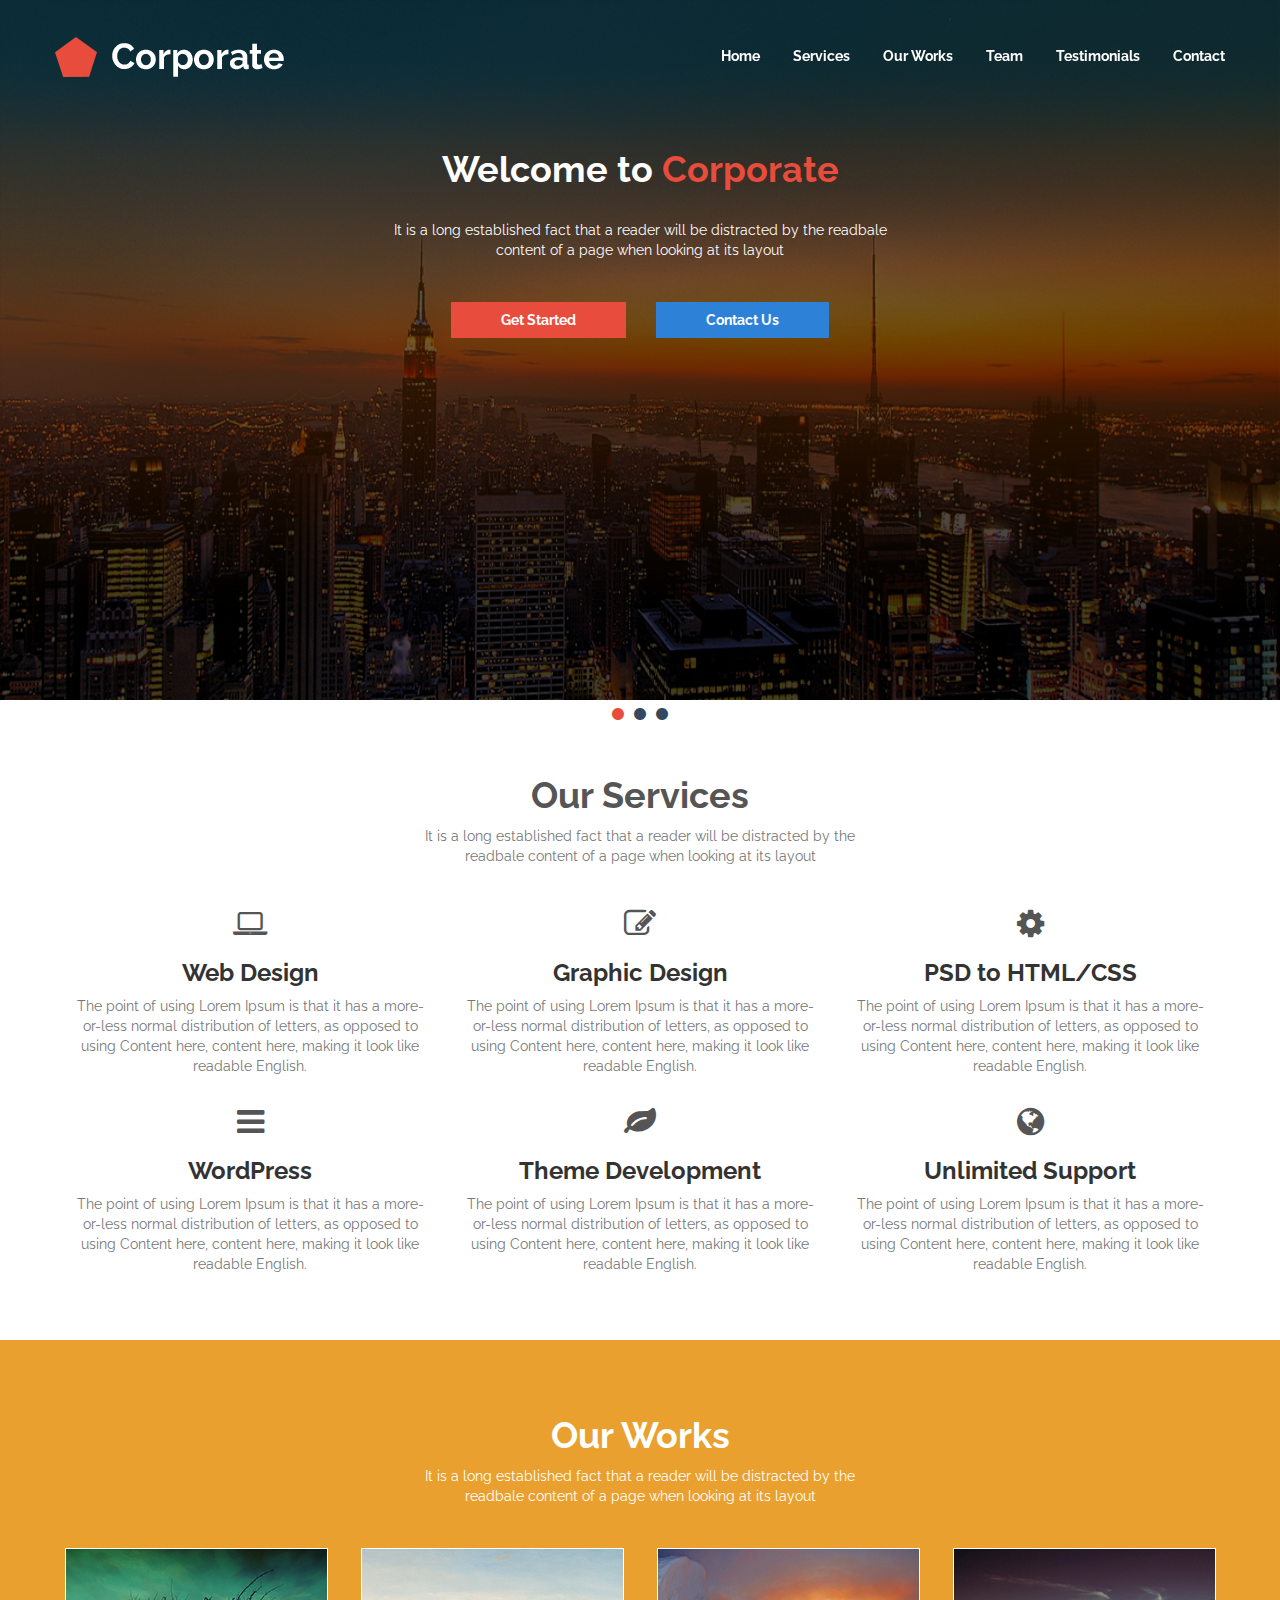
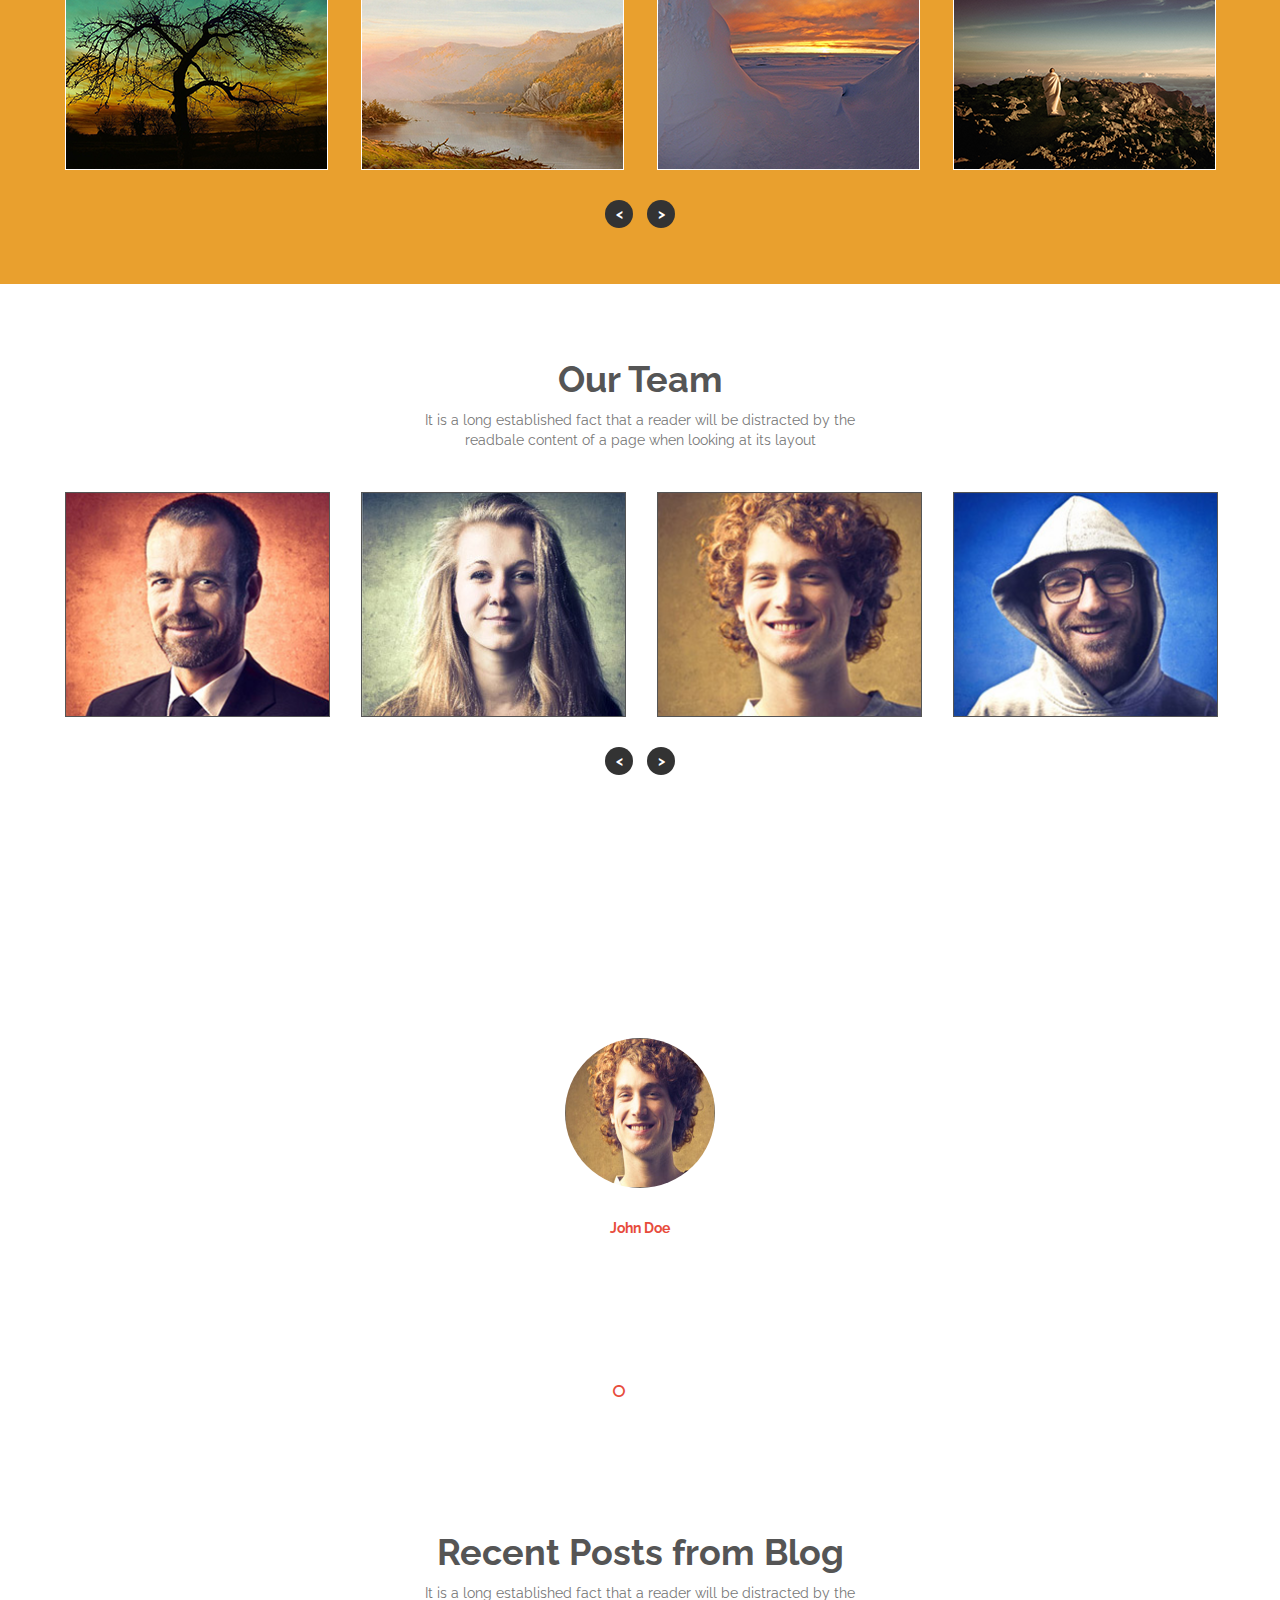
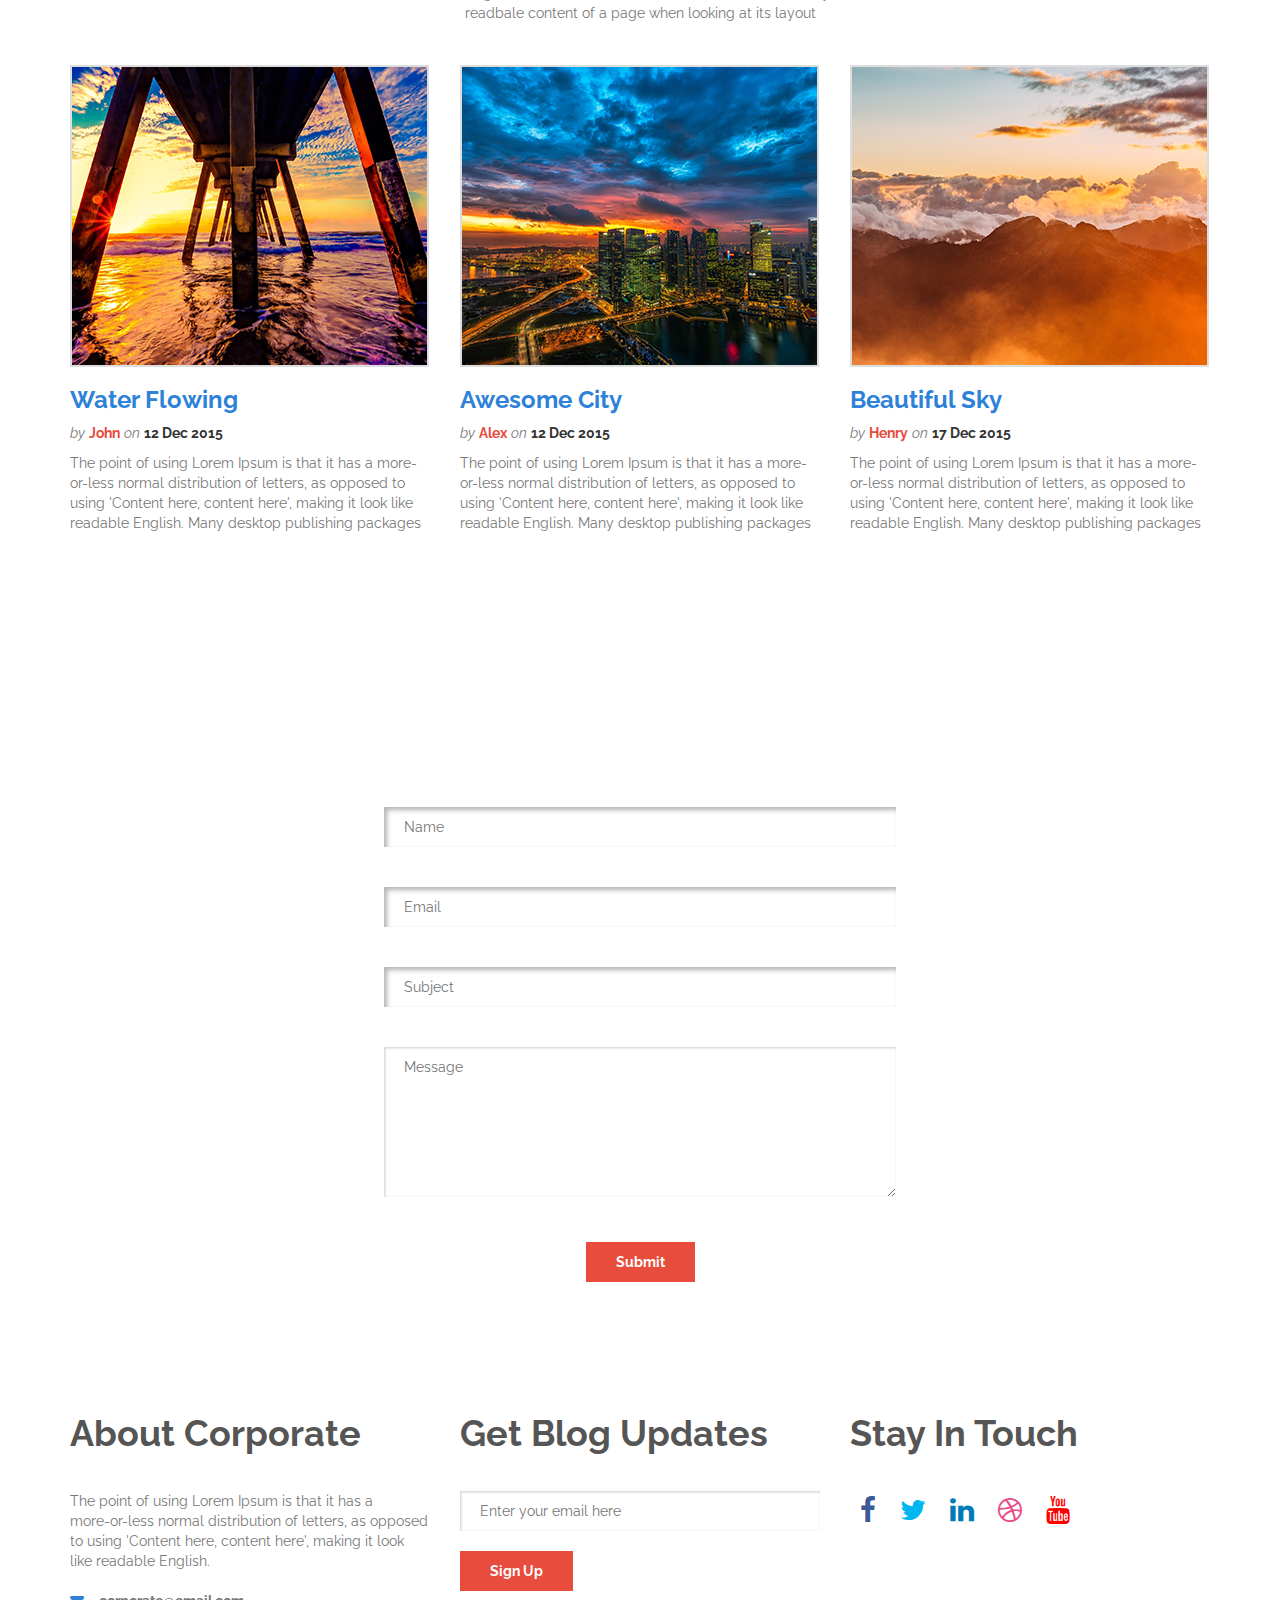
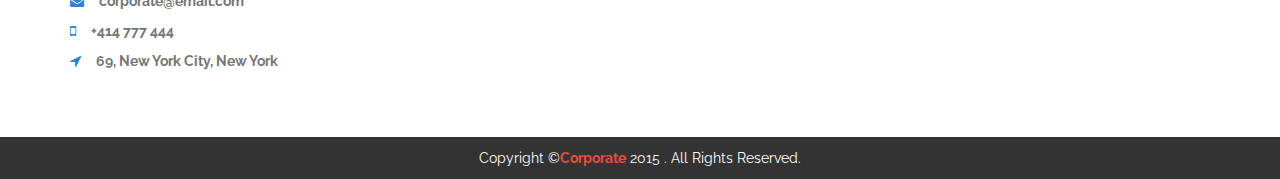
<file: vendors/projects/corporate full resonsive landing page/index.html>
<!DOCTYPE html>
<html>
    <head>
    <title></title>
    <meta charset="UTF-8">
    <meta name="viewport" content="width=device-width , initial-scale=1.0">
<!-- page loading -->
<!--
	<link rel="stylesheet" type="text/css" href="css/pace-theme.css">
	<script type="text/javascript" src="js/pace.js"></script>
-->
	
	<!-- css styles -->
	<link rel="stylesheet" type="text/css" href="css/bootstrap.min.css">
	<link href='https://fonts.googleapis.com/css?family=Raleway:400,500,700' rel='stylesheet' type='text/css'>
	<link rel="stylesheet" href="https://maxcdn.bootstrapcdn.com/font-awesome/4.6.1/css/font-awesome.min.css">
	<link rel="stylesheet" type="text/css" href="css/slicknav.min.css">
	<link rel="stylesheet" type="text/css" href="css/animate.css">
	<link rel="stylesheet" type="text/css" href="css/reset.css">
	<link rel="stylesheet" type="text/css" href="style.css">
	<link rel="stylesheet" type="text/css" href="css/responsive.css">
	<link rel="stylesheet" type="text/css" href="css/animation-without-delay.css">
	<script src="http://ajax.googleapis.com/ajax/libs/jquery/1.10.1/jquery.min.js" type="text/javascript"></script> 
	<script type="text/javascript" src="js/respond.js"></script>
	<script type="text/javascript" src="js/caroufredsel.js"></script>
    </head>
<body>
<!--body content-->
    <header>
        <div class="container">
            <div class="row">
                <a class="logo" href="#"><img src="img/logo.png" alt="logo"></a>
                <nav>
                    <ul class="menu" id="menu">
                        <li><a href="#">Home</a></li>
                        <li><a href="#">Services</a></li>
                        <li><a href="#">Our Works</a></li>
                        <li><a href="#">Team</a></li>
                        <li><a href="#">Testimonials</a></li>
                        <li><a href="#">Contact</a></li>
                    
                    </ul>
                
                
                </nav>
                <div class="clearfix"></div>
            
            </div>
        
        </div>
    
    </header>
    
    
    <section class="slider">
        <ul class="slider-carousel" id="slider-carousel">
            <li class="img1">
                <h1>Welcome to <span class="primary">Corporate</span></h1>
                <p>It is a long established fact that a reader will be distracted by the readbale<br> content of a page when looking at its layout</p>
                <a href="#" class="primary-bg cta1">Get Started</a><a href="#" class="secondary-sky-blue-bg cta2">Contact Us</a>
            </li>
            
            <li class="img1">
                <h1>Welcome to <span class="primary">Corporate</span></h1>
                <p>It is a long established fact that a reader will be distracted by the readbale<br> content of a page when looking at its layout</p>
                <a href="#" class="primary-bg cta1">Get Started</a><a href="#" class="secondary-sky-blue-bg cta2">Contact Us</a>
            </li>
            
            <li class="img1">
                <h1>Welcome to <span class="primary">Corporate</span></h1>
                <p>It is a long established fact that a reader will be distracted by the readbale<br> content of a page when looking at its layout</p>
                <a href="#" class="primary-bg cta1">Get Started</a><a href="#" class="secondary-sky-blue-bg cta2">Contact Us</a>
            </li>
            
           
        
        </ul>
        <ul class="sliderpager">
            <li><a href="#"><i class="fa fa-circle"></i></a></li>
            <li><a href="#"><i class="fa fa-circle"></i></a></li>
            <li><a href="#"><i class="fa fa-circle"></i></a></li>
        
        
        </ul>
    
    
    </section>
    
    
    
    
    
    <section class="services section-padding">
    
        <div class="services-header">
            <h1>Our Services</h1>
            <p>It is a long established fact that a reader will be distracted by the <br>readbale content of a page when looking at its layout</p>
    
    </div>
    <div class="services-content">
        <div class="container">
        <div class="row">
            <div class="col-md-4">
               <p><i class="fa fa-laptop"></i></p>
                <h3>Web Design</h3>
                <p>The point of using Lorem Ipsum is that it has a more-or-less normal distribution of letters, as opposed to using Content here, content here, making it look like readable English.</p>
            </div>
            
            <div class="col-md-4">
               <p><i class="fa fa-edit"></i></p>
                <h3>Graphic  Design</h3>
                <p>The point of using Lorem Ipsum is that it has a more-or-less normal distribution of letters, as opposed to using Content here, content here, making it look like readable English.</p>
            </div>
            
            <div class="col-md-4">
               <p><i class="fa fa-cog"></i></p>
                <h3>PSD to HTML/CSS</h3>
                <p>The point of using Lorem Ipsum is that it has a more-or-less normal distribution of letters, as opposed to using Content here, content here, making it look like readable English.</p>
            </div>
            
        </div>
            <br>
            <div class="row">
            <div class="col-md-4">
               <p><i class="fa fa-bars"></i></p>
                <h3>WordPress</h3>
                <p>The point of using Lorem Ipsum is that it has a more-or-less normal distribution of letters, as opposed to using Content here, content here, making it look like readable English.</p>
            </div>
            
            <div class="col-md-4">
               <p><i class="fa fa-leaf"></i></p>
                <h3>Theme Development</h3>
                <p>The point of using Lorem Ipsum is that it has a more-or-less normal distribution of letters, as opposed to using Content here, content here, making it look like readable English.</p>
            </div>
            
            <div class="col-md-4">
               <p><i class="fa fa-globe"></i></p>
                <h3>Unlimited Support</h3>
                <p>The point of using Lorem Ipsum is that it has a more-or-less normal distribution of letters, as opposed to using Content here, content here, making it look like readable English.</p>
            </div>
            
        </div>
            
            
        </div>
        
    </div>
    </section>
    
    <section class="portfolio section-padding">
     <div class="portfolio-header">
            <h1 class="white">Our Works</h1>
            <p>It is a long established fact that a reader will be distracted by the <br>readbale content of a page when looking at its layout</p>
    
    </div>
        
        <div class="container">
           <div class="row">
               <ul class="portfolio-carousel">
                <li>
                    <div class="inner-content">
                        <img src="img/portfolio/project1.png">
                            <div class="overlay-content">
                                <h3>Environment Website</h3>
                            <p><a href="">Click here</a> for details</p>
                               <!--  -->
                             </div>
                    </div>   
                </li>
                   
                   <li>
                    <div class="inner-content">
                        <img src="img/portfolio/project2.png">
                        <div class="overlay-content">
                            <h3>Environment Website</h3>
                            <p><a href="">Click here</a> for details</p>
                        </div>
                    </div>   
                </li>
                   
                   <li>
                    <div class="inner-content">
                        <img src="img/portfolio/project3.png">
                        <div class="overlay-content">
                            <h3>Environment Website</h3>
                            <p><a href="">Click here</a> for details</p>
                        </div>
                    </div>   
                </li>
                   
                   
                   <li>
                    <div class="inner-content">
                        <img src="img/portfolio/project4.png">
                        <div class="overlay-content">
                            <h3>Environment Website</h3>
                            <p><a href="">Click here</a> for details</p>
                        </div>
                    </div>   
                </li>
                   
                   
                   <li>
                    <div class="inner-content">
                        <img src="img/portfolio/project2.png">
                        <div class="overlay-content">
                            <h3>Environment Website</h3>
                            <p><a href="">Click here</a> for details</p>
                        </div>
                    </div>   
                </li>
                   
                   
                   <li>
                    <div class="inner-content">
                        <img src="img/portfolio/project3.png">
                        <div class="overlay-content">
                            <h3>Environment Website</h3>
                            <p><a href="">Click here</a> for details</p>
                        </div>
                    </div>   
                </li>
                   
                   
                   <li>
                    <div class="inner-content">
                        <img src="img/portfolio/project1.png">
                        <div class="overlay-content">
                            <h3>Environment Website</h3>
                            <p><a href="">Click here</a> for details</p>
                        </div>
                    </div>   
                </li>
               
               </ul>
               
               <ul class="portfolio-nav">
                   <li id="prev">&lt;</li>
                   <li id="next">&gt;</li>
               </ul>
            
            
            </div>
        
        </div>
    
    </section>
    
    
    
    
    <section class="team section-padding">
     <div class="team-header">
            <h1>Our Team</h1>
            <p>It is a long established fact that a reader will be distracted by the <br>readbale content of a page when looking at its layout</p>
    
    </div>
        
        <div class="container">
           <div class="row">
               <ul class="team-carousel">
                <li>
                    <div class="inner-content">
                        <img src="img/team/member1.png">
                        <div class="overlay-content white">
                            <p class="name primary bold">John Doe</p>
                                 <p class="position secondary-sky-blue bold">Web Developer</p>
                                 <p class="description">It is a long established fact that a reader will be distracted by the <br>readbale content of a page when looking at its layout </p>
                                 <ul class="member-social-links">
                                     <li><i class="fa fa-facebook"></i></li>
                                     <li><i class="fa fa-twitter"></i></li>
                                     <li><i class="fa fa-linkedin"></i></li>
                                 </ul> 
                        </div>
                    </div>   
                </li>
                   
                   <li>
                    <div class="inner-content">
                        <img src="img/team/member2.png">
                        <div class="overlay-content white">
                            <p class="name primary bold">John Doe</p>
                                 <p class="position secondary-sky-blue bold">Web Developer</p>
                                 <p class="description">It is a long established fact that a reader will be distracted by the <br>readbale content of a page when looking at its layout </p>
                                 <ul class="member-social-links">
                                     <li><i class="fa fa-facebook"></i></li>
                                     <li><i class="fa fa-twitter"></i></li>
                                     <li><i class="fa fa-linkedin"></i></li>
                                 </ul> 
                        </div>
                    </div>   
                </li>
                   
                   <li>
                    <div class="inner-content">
                        <img src="img/team/member3.png">
                        <div class="overlay-content white">
                            <p class="name primary bold">John Doe</p>
                                 <p class="position secondary-sky-blue bold">Web Developer</p>
                                 <p class="description">It is a long established fact that a reader will be distracted by the <br>readbale content of a page when looking at its layout </p>
                                 <ul class="member-social-links">
                                     <li><i class="fa fa-facebook"></i></li>
                                     <li><i class="fa fa-twitter"></i></li>
                                     <li><i class="fa fa-linkedin"></i></li>
                                 </ul> 
                        </div>
                    </div>   
                </li>
                   
                   
                   <li>
                    <div class="inner-content">
                        <img src="img/team/member4.png">
                        <div class="overlay-content white">
                           <p class="name primary bold">John Doe</p>
                                 <p class="position secondary-sky-blue bold">Web Developer</p>
                                 <p class="description">It is a long established fact that a reader will be distracted by the <br>readbale content of a page when looking at its layout </p>
                                 <ul class="member-social-links">
                                     <li><i class="fa fa-facebook"></i></li>
                                     <li><i class="fa fa-twitter"></i></li>
                                     <li><i class="fa fa-linkedin"></i></li>
                                 </ul> 
                        </div>
                    </div>   
                </li>
                   
                   
                   <li>
                    <div class="inner-content">
                        <img src="img/team/member2.png">
                        <div class="overlay-content white">
                            <p class="name primary bold">John Doe</p>
                                 <p class="position secondary-sky-blue bold">Web Developer</p>
                                 <p class="description">It is a long established fact that a reader will be distracted by the <br>readbale content of a page when looking at its layout </p>
                                 <ul class="member-social-links">
                                     <li><i class="fa fa-facebook"></i></li>
                                     <li><i class="fa fa-twitter"></i></li>
                                     <li><i class="fa fa-linkedin"></i></li>
                                 </ul> 
                        </div>
                    </div>   
                </li>
                   
                   
                   <li>
                    <div class="inner-content">
                        <img src="img/team/member1.png">
                        <div class="overlay-content white">
                            <p class="name primary bold">John Doe</p>
                                 <p class="position secondary-sky-blue bold">Web Developer</p>
                                 <p class="description">It is a long established fact that a reader will be distracted by the <br>readbale content of a page when looking at its layout </p>
                                 <ul class="member-social-links">
                                     <li><i class="fa fa-facebook"></i></li>
                                     <li><i class="fa fa-twitter"></i></li>
                                     <li><i class="fa fa-linkedin"></i></li>
                                 </ul> 
                        </div>
                    </div>   
                </li>
                   
                   
                   <li>
                    <div class="inner-content">
                        <img src="img/team/member4.png">
                        <div class="overlay-content white">
                            <p class="name primary bold">John Doe</p>
                                 <p class="position secondary-sky-blue bold">Web Developer</p>
                                 <p class="description">It is a long established fact that a reader will be distracted by the <br>readbale content of a page when looking at its layout </p>
                                 <ul class="member-social-links">
                                     <li><i class="fa fa-facebook"></i></li>
                                     <li><i class="fa fa-twitter"></i></li>
                                     <li><i class="fa fa-linkedin"></i></li>
                                 </ul> 
                        </div>
                    </div>   
                </li>
               
               </ul>
               
               <ul class="team-nav">
                   <li id="team-prev">&lt;</li>
                   <li id="team-next">&gt;</li>
               </ul>
            
            
            </div>
        
        </div>
    
    </section>
    
    
    <section class="testimonials section-padding center">

        <div class="testimonials-header">
            <h1 class="white">Client Testimonials</h1>
            <p>It is a long established fact that a reader will be distracted by the <br>readbale content of a page when looking at its layout</p>
    
    </div>
        

        <ul class="testimonial-carousel">
            <li>
                <img src="img/team/member3.png"/>
                <p class="name">John Doe</p>
                <p class="position">Web designer</p>
                <blockquote>
                    <i>The point of using Lorem Ipsum is that it has a more-or-less normal distribution of letters, as opposed to using 'Content here, content here', making it look like readable English. Many desktop publishing packages and web page editors now use Lorem Ipsum as their default model text, and a search for 'lorem ipsum' will uncover many web sites still in their infancy.</i>
                </blockquote>
            </li>


            <li>
                <img src="img/team/member3.png"/>
                <p class="name">John Doe</p>
                <p class="position">Web designer</p>
                <blockquote>
                    <i>The point of using Lorem Ipsum is that it has a more-or-less normal distribution of letters, as opposed to using 'Content here, content here', making it look like readable English. Many desktop publishing packages and web page editors now use Lorem Ipsum as their default model text, and a search for 'lorem ipsum' will uncover many web sites still in their infancy.</i>
                </blockquote>
            </li>


            <li>
                <img src="img/team/member3.png"/>
                <p class="name">John Doe</p>
                <p class="position">Web designer</p>
                <blockquote>
                    <i>The point of using Lorem Ipsum is that it has a more-or-less normal distribution of letters, as opposed to using 'Content here, content here', making it look like readable English. Many desktop publishing packages and web page editors now use Lorem Ipsum as their default model text, and a search for 'lorem ipsum' will uncover many web sites still in their infancy.</i>
                </blockquote>
            </li>
        </ul>

        <ul class="testipager">
            <li>
                <a href="#"><i class="fa fa-circle-o"></i></a>
            </li>
            <li>
                 <a href="#"><i class="fa fa-circle-o"></i></a>
            </li>
            <li>
                 <a href="#"><i class="fa fa-circle-o"></i></a>
            </li>
        </ul>
    </section>

    <section class="blog section-padding">
         <div class="blog-header center">
            <h1>Recent Posts from Blog</h1>
            <p>It is a long established fact that a reader will be distracted by the <br>readbale content of a page when looking at its layout</p>
        </div>

        <div class="container">
            <div class="row">
                <div class="col-md-4">
                    <img src="img/blog/post1.png" alt="post1"/>
                    <h3><a href="#" class="secondary-sky-blue">Water Flowing</a></h3>
                    <p class="post-description"><i>by</i> <b><span class="primary">John</span></b> <i>on</i> <b class="date">12 Dec 2015</b></p>
                    <p class="post-content">The point of using Lorem Ipsum is that it has a more-or-less normal distribution of letters, as opposed to using 'Content here, content here', making it look like readable English. Many desktop publishing packages </p>
                </div>


                 <div class="col-md-4">
                    <img src="img/blog/post2.png" alt="post2"/>
                    <h3><a href="#" class="secondary-sky-blue">Awesome City</a></h3>
                    <p class="post-description"><i>by</i> <b><span class="primary">Alex</span></b> <i>on</i> <b class="date">12 Dec 2015</b></p>
                    <p class="post-content">The point of using Lorem Ipsum is that it has a more-or-less normal distribution of letters, as opposed to using 'Content here, content here', making it look like readable English. Many desktop publishing packages </p>
                </div>



                 <div class="col-md-4">
                    <img src="img/blog/post3.png" alt="post3"/>
                    <h3><a href="#" class="secondary-sky-blue">Beautiful Sky</a></h3>
                    <p class="post-description"><i>by</i> <b><span class="primary">Henry</span></b> <i>on</i> <b class="date">17 Dec 2015</b></p>
                    <p class="post-content">The point of using Lorem Ipsum is that it has a more-or-less normal distribution of letters, as opposed to using 'Content here, content here', making it look like readable English. Many desktop publishing packages </p>
                </div>
            </div>
        </div>
    </section>
    
    
    <section class="contact section-padding">
        <div class="contact-header center">
            <h1 class="white">Contact Us</h1>
            <p>It is a long established fact that a reader will be distracted by the <br>readbale content of a page when looking at its layout</p>
        </div>

        <form class="contact-form">
            <fieldset>
                <input type="text" id="name" placeholder="Name">
            </fieldset>

            <fieldset>
                <input type="email" id="email" placeholder="Email">
            </fieldset>

            <fieldset>
                <input type="text" id="subject" placeholder="Subject">
            </fieldset>

            <fieldset>
                <textarea rows="7" cols="30" id="message" placeholder="Message"></textarea>
            </fieldset>

             <fieldset>
                <input type="submit" id="submit" value="Submit">
            </fieldset>
        </form>

    </section>


<footer>
    <div class="container">
        <div class="row">
            <div class="col-md-4">
                <h1>About Corporate</h1>
                <p class="about">The point of using Lorem Ipsum is that it has a<br> more-or-less normal distribution of letters, as opposed<br> to using 'Content here, content here', making it look<br> like readable English.</p>
                <p><i class="fa fa-envelope"></i><span class="contact-email">corporate@email.com</span></p>
                <p><i class="fa fa-mobile"></i><span class="contact-phone">+414 777 444</span></p>
                <p><i class="fa fa-location-arrow"></i><span class="contact-location">69, New York City, New York </span></p>
            </div>
            <div class="col-md-4">
                <h1>Get Blog Updates</h1>
                    <form class="update-form">
                        <fieldset>
                            <input type="text" id="take-email" placeholder="Enter your email here">
                        </fieldset>

                        <fieldset>
                            <input type="submit" id="submit-button" value="Sign Up">
                        </fieldset>
                    </form>
            </div>
            <div class="col-md-4">
                <h1>Stay In Touch</h1>
                <ul class="footer-social-links">
                    <li><a href="#"><i class="fa fa-facebook"></i></a></li>
                    <li><a href="#"><i class="fa fa-twitter"></i></a></li>
                    <li><a href="#"><i class="fa fa-linkedin"></i></a></li>
                    <li><a href="#"><i class="fa fa-dribbble"></i></a></li>
                    <li><a href="#"><i class="fa fa-youtube"></i></a></li>
                </ul>
            </div>
        </div>
    </div>

    <div class="copyright">
        <p>Copyright &copy;<span class="primary">Corporate</span> 2015 . All Rights Reserved.</p>
    </div>
</footer>
    
    
<!-- javascripts -->

<script type="text/javascript" src="js/bootstrap.min.js"></script>
<script type="text/javascript" src="js/jquery.slicknav.min.js"></script>
<script type="text/javascript" src="js/stellar.min.js"></script>
<script type="text/javascript" src="js/jquery.waypoints.js"></script>
<script type="text/javascript" src="js/smoothscroll.js"></script>
<script type="text/javascript" src="js/main.js"></script>
    

</body>
</html>
</file>
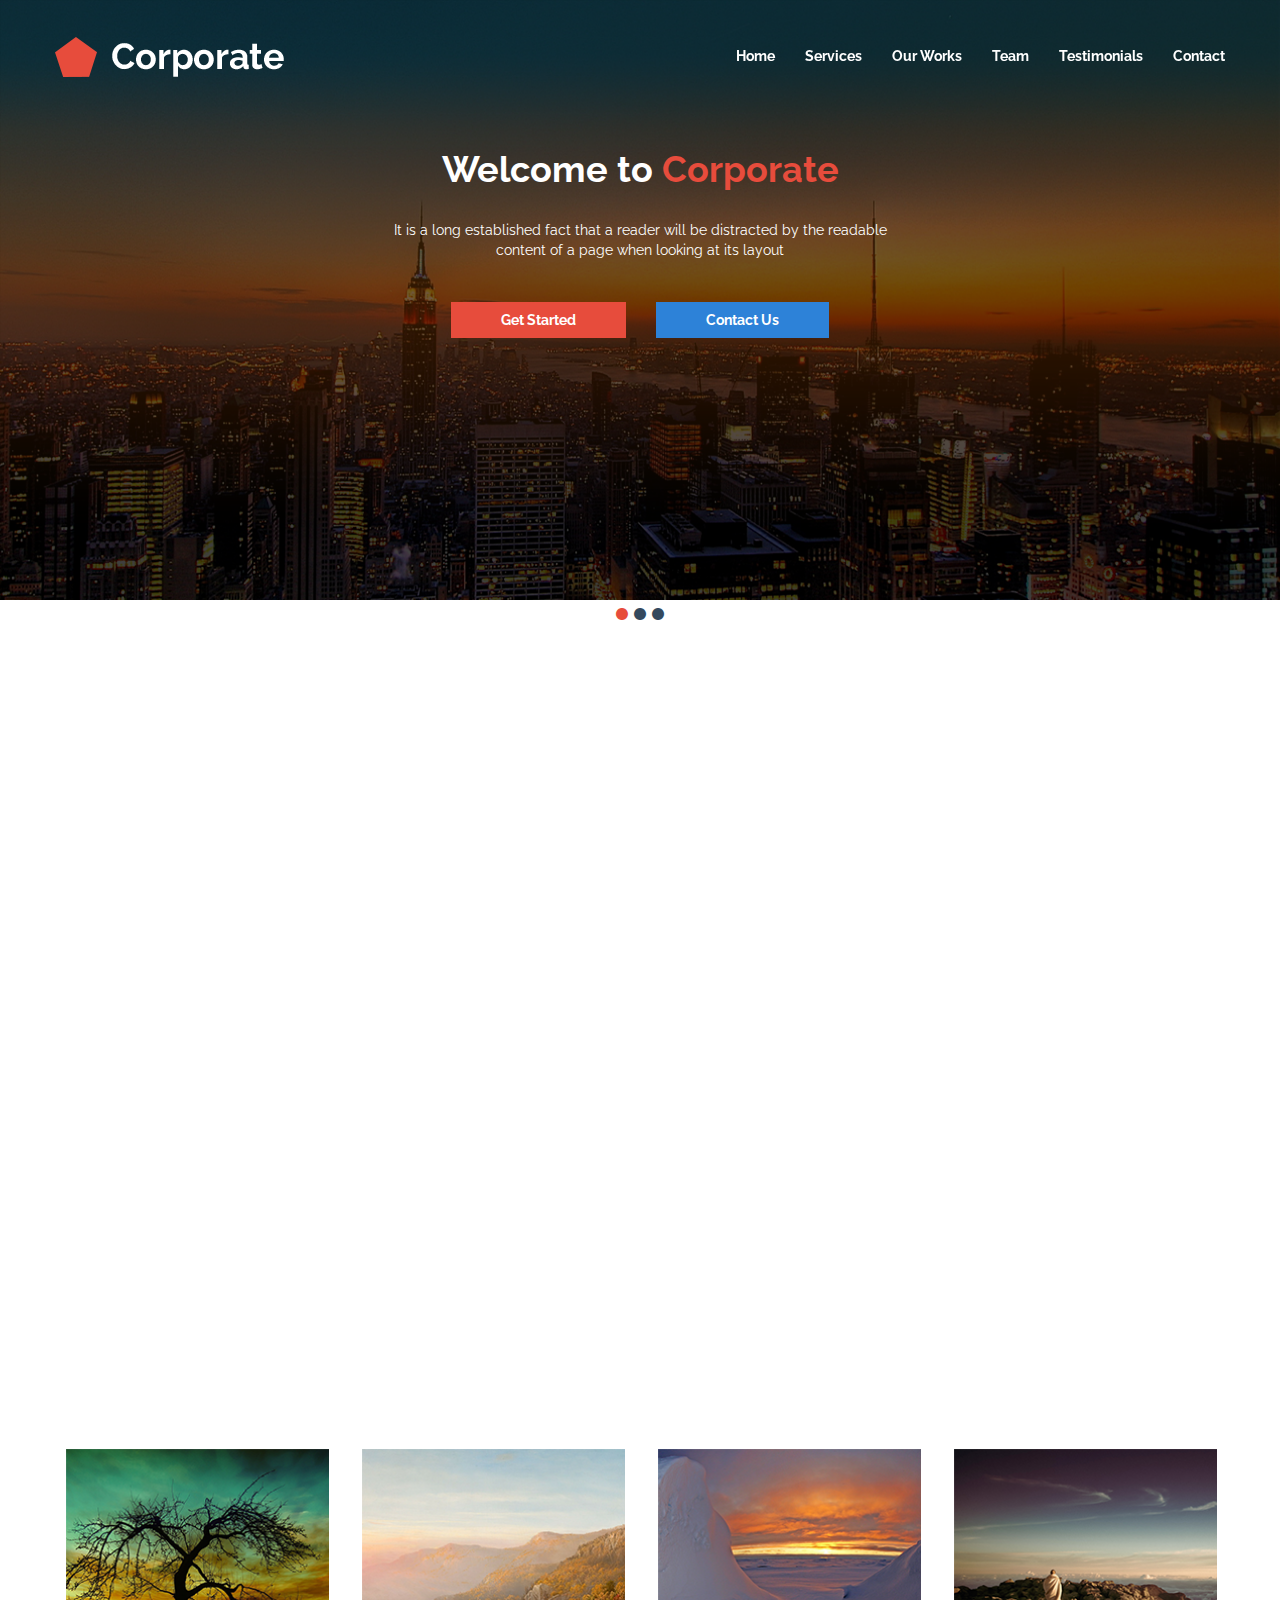
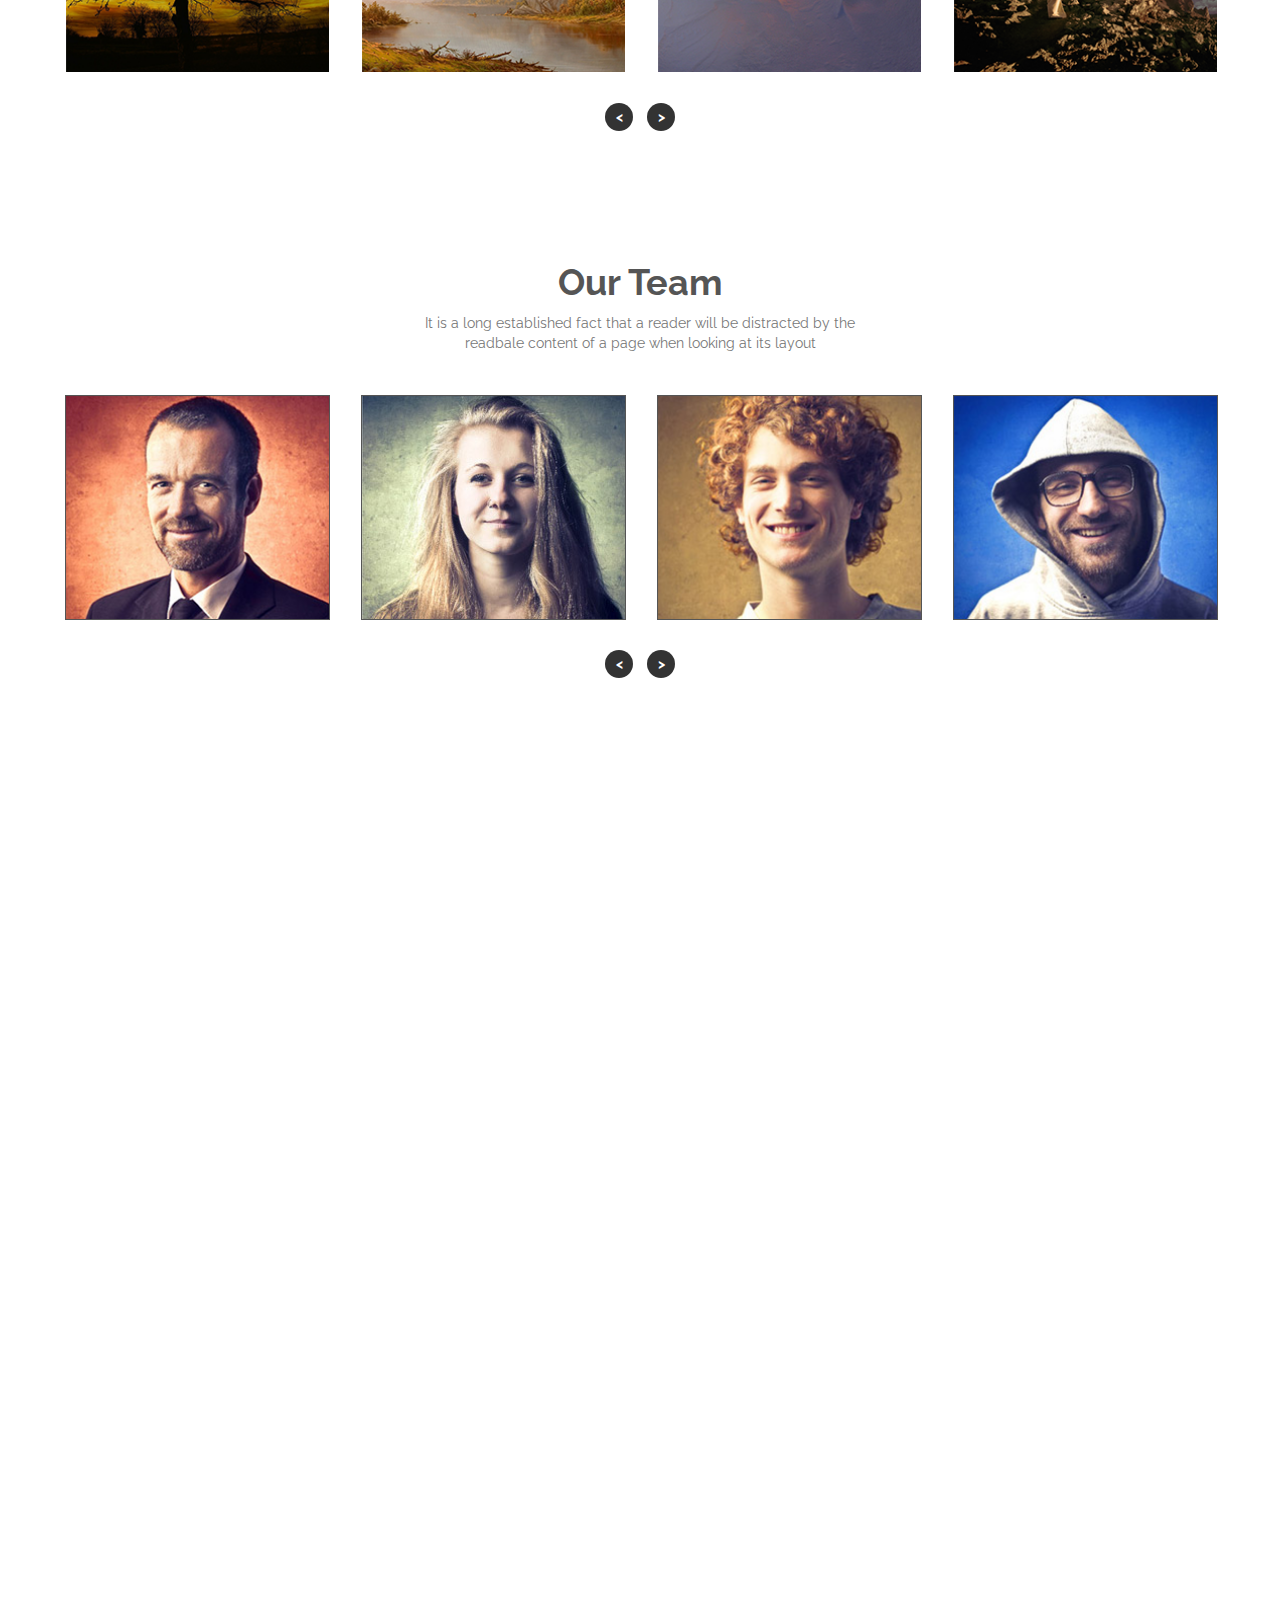
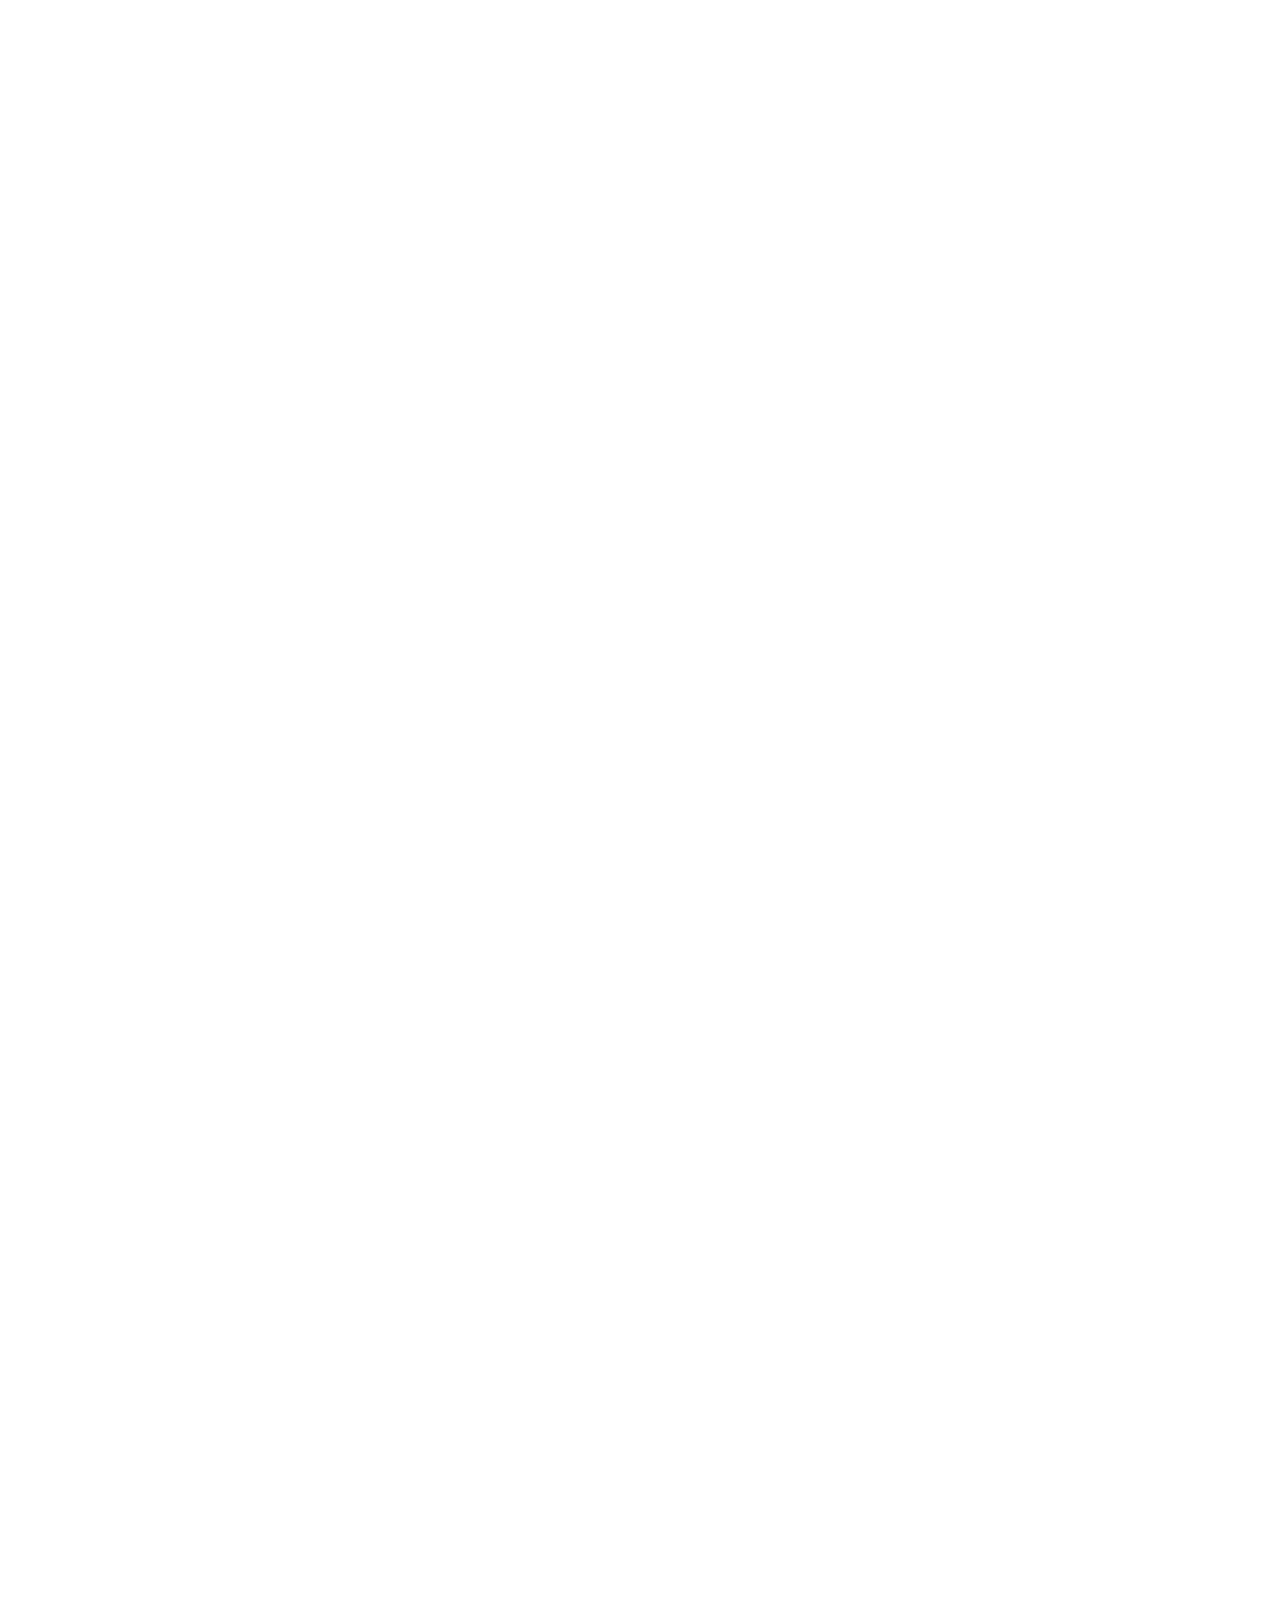
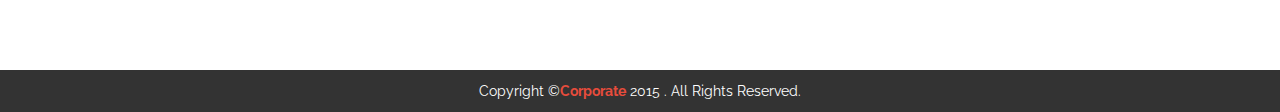
<file: vendors/projects/corporate/index.html>
<!DOCTYPE html>
<html>
<head>
    <title></title>
    <meta charset="UTF-8">
    <meta name="viewport" content="width=device-width ,initial-scale=1.0">
    <!-- page loading -->
    <link rel="stylesheet" type="text/css" href="css/pace-theme.css">
    <script type="text/javascript" src="js/pace.js"></script>
    
    <!-- css styles -->
    <link rel="stylesheet" type="text/css" href="css/bootstrap.min.css">
    <link href='https://fonts.googleapis.com/css?family=Raleway:400,500,700' rel='stylesheet' type='text/css'>
    <link rel="stylesheet" href="https://maxcdn.bootstrapcdn.com/font-awesome/4.6.1/css/font-awesome.min.css">
    <link rel="stylesheet" type="text/css" href="css/slicknav.min.css">
    <link rel="stylesheet" type="text/css" href="css/animate.css">
    <link rel="stylesheet" type="text/css" href="css/reset.css">
    <link rel="stylesheet" type="text/css" href="style.css">
    <link rel="stylesheet" type="text/css" href="css/responsive.css">
    <link rel="stylesheet" type="text/css" href="css/animation-without-delay.css">
    <script src="http://ajax.googleapis.com/ajax/libs/jquery/1.10.1/jquery.min.js" type="text/javascript"></script> 
    <script type="text/javascript" src="js/respond.js"></script>
    <script type="text/javascript" src="js/caroufredsel.js"></script>


</head>
<body id="main">
<!-- body content -->
<div class="entire-content">

 <header>
        <div class="container">
            <div class="row">

                <a class="logo animation" href="#" data-animation="fadeInLeft"><img src="img/logo.png" alt="logo"/></a>

                <nav class="animation" data-animation="fadeInRight">
                    <ul class="menu" id="menu">
                        <li><a href="#">Home</a>
                        </li><li><a href="#">Services</a>
                        </li><li><a href="#">Our Works</a>
                        </li><li><a href="#">Team</a>
                        </li><li><a href="#">Testimonials</a>
                        </li><li><a href="#">Contact</a>
                        </li>
                    </ul>   
                </nav>

                <div class="clearfix"></div>
            </div>
        </div>
    </header>


    
    <section class="slider" id="slider">
        <ul class="slider-carousel" id="slider-carousel">
            <li class="img1">
                <h1>Welcome to <span class="primary">Corporate</span></h1>
                <p>It is a long established fact that a reader will be distracted by the readable<br/>content of a page when looking at its layout</p>
                <a href="#" class="primary-bg cta1">Get Started</a><a href="#" class="secondary-sky-blue-bg cta2">Contact Us</a>
            </li><li class="img2">
                <h1>We are <span class="primary"> Developers</span></h1>
                <p>It is a long established fact that a reader will be distracted by the readable<br/>content of a page when looking at its layout</p>
                <a href="#" class="primary-bg cta1">See Our Works</a><a href="#" class="secondary-sky-blue-bg cta2">Our Member</a>
            </li><li class="img3">
                <h1>We make <span class="primary">Awesome Themes</span></h1>
                <p>It is a long established fact that a reader will be distracted by the readable<br/>content of a page when looking at its layout</p>
                <a href="#" class="primary-bg cta1">Check Our New Themes</a><a href="#" class="secondary-sky-blue-bg cta2">Contact Us</a>
            </li> 
        </ul>
        <ul class="sliderpager">
            <li><a href="#"><i class="fa fa-circle"></i></a>
            </li><li><a href="#"><i class="fa fa-circle"></i></a>
            </li><li><a href="#"><i class="fa fa-circle"></i></a>
            </li>
        </ul>
    </section>
    <section class="services section-padding" id="services">
        <div class="services-header">
            <div class="animation" data-animation="fadeIn">
                <h1>Our Services</h1>
                <p>It is a long established fact that a reader will be distracted by the<br/> readable content of a page when looking at its layout</p>
            </div>
        </div>
        <div class="services-content">
            <div class="container">
                <div class="row">
                    <div class="col-md-4">
                        <div class="animation" data-animation="fadeInLeft">
                            <p><i class="fa fa-laptop"></i></p>
                            <h3>Web Design</h3>
                            <p>The point of using Lorem Ipsum is that it has a more-or-less normal distribution of letters, as opposed to using 'Content here, content here', making it look like readable English. </p>
                        </div>
                    </div>
                    <div class="col-md-4">
                        <div class="animation" data-animation="fadeInLeft">
                            <p><i class="fa fa-edit"></i></p>
                            <h3>Graphic Design</h3>
                            <p>The point of using Lorem Ipsum is that it has a more-or-less normal distribution of letters, as opposed to using 'Content here, content here', making it look like readable English. </p>
                        </div>
                    </div>
                    <div class="col-md-4">
                        <div class="animation" data-animation="fadeInLeft">
                            <p><i class="fa fa-cog"></i></p>
                            <h3>PSD to HTML/CSS</h3>
                            <p>The point of using Lorem Ipsum is that it has a more-or-less normal distribution of letters, as opposed to using 'Content here, content here', making it look like readable English. </p>
                        </div>
                    </div>
                </div>

                <br/>

                <div class="row">
                    <div class="col-md-4">
                        <div class="animation" data-animation="fadeInLeft">
                            <p><i class="fa fa-bars"></i></p>
                            <h3>Wordpress</h3>
                            <p>The point of using Lorem Ipsum is that it has a more-or-less normal distribution of letters, as opposed to using 'Content here, content here', making it look like readable English. </p>
                        </div>
                    </div>
                    <div class="col-md-4">
                        <div class="animation" data-animation="fadeInLeft">
                            <p><i class="fa fa-leaf"></i></p>
                            <h3>Theme Development</h3>
                            <p>The point of using Lorem Ipsum is that it has a more-or-less normal distribution of letters, as opposed to using 'Content here, content here', making it look like readable English. </p>
                        </div>
                    </div>
                    <div class="col-md-4">
                        <div class="animation" data-animation="fadeInLeft">
                            <p><i class="fa fa-globe"></i></p>
                            <h3>Unlimited Support</h3>
                            <p>The point of using Lorem Ipsum is that it has a more-or-less normal distribution of letters, as opposed to using 'Content here, content here', making it look like readable English. </p>
                        </div>
                    </div>
                </div>
            </div>
        </div>
    </section>

    <section class="portfolio section-padding">
     <div class="portfolio-header">
            <h1 class="white">Our Works</h1>
            <p>It is a long established fact that a reader will be distracted by the <br>readbale content of a page when looking at its layout</p>
    
    </div>
        
        <div class="container">
           <div class="row">
               <ul class="portfolio-carousel">
                <li>
                    <div class="inner-content">
                        <img src="img/portfolio/project1.png">
                            <div class="overlay-content">
                                <h3>Environment Website</h3>
                            <p><a href="">Click here</a> for details</p>
                               <!--  -->
                             </div>
                    </div>   
                </li>
                   
                   <li>
                    <div class="inner-content">
                        <img src="img/portfolio/project2.png">
                        <div class="overlay-content">
                            <h3>Ecommerce Website</h3>
                            <p><a href="">Click here</a> for details</p>
                        </div>
                    </div>   
                </li>
                   
                   <li>
                    <div class="inner-content">
                        <img src="img/portfolio/project3.png">
                        <div class="overlay-content">
                            <h3>Portfolio Website</h3>
                            <p><a href="">Click here</a> for details</p>
                        </div>
                    </div>   
                </li>
                   
                   
                   <li>
                    <div class="inner-content">
                        <img src="img/portfolio/project4.png">
                        <div class="overlay-content">
                            <h3>Blog Website</h3>
                            <p><a href="">Click here</a> for details</p>
                        </div>
                    </div>   
                </li>
                   
                   
                   <li>
                    <div class="inner-content">
                        <img src="img/portfolio/project2.png">
                        <div class="overlay-content">
                            <h3>Ecommerce Website</h3>
                            <p><a href="">Click here</a> for details</p>
                        </div>
                    </div>   
                </li>
                   
                   
                   <li>
                    <div class="inner-content">
                        <img src="img/portfolio/project3.png">
                        <div class="overlay-content">
                            <h3>Corporate Website</h3>
                            <p><a href="">Click here</a> for details</p>
                        </div>
                    </div>   
                </li>
                   
                   
                   <li>
                    <div class="inner-content">
                        <img src="img/portfolio/project1.png">
                        <div class="overlay-content">
                            <h3>Retail Website</h3>
                            <p><a href="">Click here</a> for details</p>
                        </div>
                    </div>   
                </li>
               
               </ul>
               
               <ul class="portfolio-nav">
                   <li id="prev">&lt;</li>
                   <li id="next">&gt;</li>
               </ul>
            
            
            </div>
        
        </div>
    
    </section>
    
    
     <section class="team section-padding">
     <div class="team-header">
            <h1>Our Team</h1>
            <p>It is a long established fact that a reader will be distracted by the <br>readbale content of a page when looking at its layout</p>
    
    </div>
        
        <div class="container">
           <div class="row">
               <ul class="team-carousel">
                <li>
                    <div class="inner-content">
                        <img src="img/team/member1.png">
                        <div class="overlay-content white">
                            <p class="name primary bold">John Doe</p>
                                 <p class="position secondary-sky-blue bold">Web Developer</p>
                                 <p class="description">It is a long established fact that a reader will be distracted by the <br>readbale content of a page when looking at its layout </p>
                                 <ul class="member-social-links">
                                     <li><i class="fa fa-facebook"></i></li>
                                     <li><i class="fa fa-twitter"></i></li>
                                     <li><i class="fa fa-linkedin"></i></li>
                                 </ul> 
                        </div>
                    </div>   
                </li>
                   
                   <li>
                    <div class="inner-content">
                        <img src="img/team/member2.png">
                        <div class="overlay-content white">
                            <p class="name primary bold">Christina</p>
                                 <p class="position secondary-sky-blue bold">Web Designer</p>
                                 <p class="description">It is a long established fact that a reader will be distracted by the <br>readbale content of a page when looking at its layout </p>
                                 <ul class="member-social-links">
                                     <li><i class="fa fa-facebook"></i></li>
                                     <li><i class="fa fa-twitter"></i></li>
                                     <li><i class="fa fa-linkedin"></i></li>
                                 </ul> 
                        </div>
                    </div>   
                </li>
                   
                   <li>
                    <div class="inner-content">
                        <img src="img/team/member3.png">
                        <div class="overlay-content white">
                            <p class="name primary bold">Alex</p>
                                 <p class="position secondary-sky-blue bold">UI/UX Designer</p>
                                 <p class="description">It is a long established fact that a reader will be distracted by the <br>readbale content of a page when looking at its layout </p>
                                 <ul class="member-social-links">
                                     <li><i class="fa fa-facebook"></i></li>
                                     <li><i class="fa fa-twitter"></i></li>
                                     <li><i class="fa fa-linkedin"></i></li>
                                 </ul> 
                        </div>
                    </div>   
                </li>
                   
                   
                   <li>
                    <div class="inner-content">
                        <img src="img/team/member4.png">
                        <div class="overlay-content white">
                           <p class="name primary bold">John Doe</p>
                                 <p class="position secondary-sky-blue bold">Web Developer</p>
                                 <p class="description">It is a long established fact that a reader will be distracted by the <br>readbale content of a page when looking at its layout </p>
                                 <ul class="member-social-links">
                                     <li><i class="fa fa-facebook"></i></li>
                                     <li><i class="fa fa-twitter"></i></li>
                                     <li><i class="fa fa-linkedin"></i></li>
                                 </ul> 
                        </div>
                    </div>   
                </li>
                   
                   
                   <li>
                    <div class="inner-content">
                        <img src="img/team/member2.png">
                        <div class="overlay-content white">
                            <p class="name primary bold">Alisha</p>
                                 <p class="position secondary-sky-blue bold">Web Designer</p>
                                 <p class="description">It is a long established fact that a reader will be distracted by the <br>readbale content of a page when looking at its layout </p>
                                 <ul class="member-social-links">
                                     <li><i class="fa fa-facebook"></i></li>
                                     <li><i class="fa fa-twitter"></i></li>
                                     <li><i class="fa fa-linkedin"></i></li>
                                 </ul> 
                        </div>
                    </div>   
                </li>
                   
                   
                   <li>
                    <div class="inner-content">
                        <img src="img/team/member1.png">
                        <div class="overlay-content white">
                            <p class="name primary bold">Ben</p>
                                 <p class="position secondary-sky-blue bold">Graphic Designer</p>
                                 <p class="description">It is a long established fact that a reader will be distracted by the <br>readbale content of a page when looking at its layout </p>
                                 <ul class="member-social-links">
                                     <li><i class="fa fa-facebook"></i></li>
                                     <li><i class="fa fa-twitter"></i></li>
                                     <li><i class="fa fa-linkedin"></i></li>
                                 </ul> 
                        </div>
                    </div>   
                </li>
                   
                   
                   <li>
                    <div class="inner-content">
                        <img src="img/team/member4.png">
                        <div class="overlay-content white">
                            <p class="name primary bold">Rob</p>
                                 <p class="position secondary-sky-blue bold">UI Designer</p>
                                 <p class="description">It is a long established fact that a reader will be distracted by the <br>readbale content of a page when looking at its layout </p>
                                 <ul class="member-social-links">
                                     <li><i class="fa fa-facebook"></i></li>
                                     <li><i class="fa fa-twitter"></i></li>
                                     <li><i class="fa fa-linkedin"></i></li>
                                 </ul> 
                        </div>
                    </div>   
                </li>
               
               </ul>
               
               <ul class="team-nav">
                   <li id="team-prev">&lt;</li>
                   <li id="team-next">&gt;</li>
               </ul>
            
            
            </div>
        
        </div>
    
    </section>
    

    <section class="testimonials section-padding center animation" data-stellar-background-ratio="0.5" data-animation="fadeInUp" id="testimonials">
        <div class="testimonials-header">
            <h1 class="white">Client Testimonials</h1>
            <p>It is a long established fact that a reader will be distracted by the<br/> readable content of a page when looking at its layout</p>
        </div>
        <ul class="testimonial-carousel">
            <li>
                <img src="img/team/member3.png"/>
                <p class="name">John Doe</p>
                <p class="position">Web Designer</p>
                <blockquote>
                    <i>The point of using Lorem Ipsum is that it has a more-or-less normal distribution of letters, as opposed to using 'Content here, content here', making it look like readable English. Many desktop publishing packages and web page editors now use Lorem Ipsum as their default model text, and a search for 'lorem ipsum' will uncover many web sites still in their infancy</i>
                </blockquote>
            </li>
            <li>
                <img src="img/team/member2.png"/>
                <p class="name">Cristina</p>
                <p class="position">Graphics Designer</p>
                <blockquote>
                    <i>The point of using Lorem Ipsum is that it has a more-or-less normal distribution of letters, as opposed to using 'Content here, content here', making it look like readable English. Many desktop publishing packages and web page editors now use Lorem Ipsum as their default model text, and a search for 'lorem ipsum' will uncover many web sites still in their infancy</i>
                </blockquote>
            </li>
            <li>
                <img src="img/team/member4.png"/>
                <p class="name">Alex</p>
                <p class="position">UI/UX Designer</p>
                <blockquote>
                    <i>The point of using Lorem Ipsum is that it has a more-or-less normal distribution of letters, as opposed to using 'Content here, content here', making it look like readable English. Many desktop publishing packages and web page editors now use Lorem Ipsum as their default model text, and a search for 'lorem ipsum' will uncover many web sites still in their infancy</i>
                </blockquote>
            </li>
        </ul>

        <ul class="testipager">
            <li><a href="#"><i class="fa fa-circle"></i></a>
            </li><li><a href="#"><i class="fa fa-circle"></i></a>
            </li><li><a href="#"><i class="fa fa-circle"></i></a>
            </li>
        </ul>
    </section>

    <section class="section-padding blog" id="blog">
        <div class="blog-header animation center" data-animation="fadeIn">
            <h1>Recent Posts from Blog</h1>
            <p>It is a long established fact that a reader will be distracted by the<br/> readable content of a page when looking at its layout</p>
        </div>
        <div class="container">
            <div class="row">
                <div class="col-md-4">
                    <div class="animation" data-animation="fadeInLeft">
                        <img src="img/blog/post1.png" alt="post1" class="img-responsive" />
                        <h3><a href="#" class="secondary-sky-blue">Water Flowing</a></h3>
                        <p class="post-description"><i>by</i> <b><span class="primary">John</span></b> <i>on</i> <b class="date">12 Dec 2015</b></p>
                        <p class="post-content">The point of using Lorem Ipsum is that it has a more-or-less normal distribution of letters, as opposed to using 'Content here, content here', making it look like readable English. Many desktop publishing packages </p>
                    </div>
                </div>

                <div class="col-md-4">
                    <div class="animation" data-animation="fadeInLeft">
                        <img src="img/blog/post2.png" alt="post2" class="img-responsive" />
                        <h3><a href="#" class="secondary-sky-blue">Awesome City</a></h3>
                        <p class="post-description"><i>by</i> <b><span class="primary">Alex</span></b> <i>on</i> <b class="date">12 Dec 2015</b></p>
                        <p class="post-content">The point of using Lorem Ipsum is that it has a more-or-less normal distribution of letters, as opposed to using 'Content here, content here', making it look like readable English. Many desktop publishing packages </p>
                    </div>
                </div>

                <div class="col-md-4">
                    <div class="animation" data-animation="fadeInLeft">
                        <img src="img/blog/post3.png" alt="post2" class="img-responsive" />
                        <h3><a href="#" class="secondary-sky-blue">Beautiful Sky</a></h3>
                        <p class="post-description"><i>by</i> <b><span class="primary">John</span></b> <i>on</i> <b class="date">12 Dec 2015</b></p>
                        <p class="post-content">The point of using Lorem Ipsum is that it has a more-or-less normal distribution of letters, as opposed to using 'Content here, content here', making it look like readable English. Many desktop publishing packages </p>
                    </div>
                </div>
            </div>
        </div>
    </section>

    <section class="section-padding contact" data-stellar-background-ratio="0.5" id="contact">
        <div class="contact-header center">
            <h1 class="white">Contact Us</h1>
            <p>It is a long established fact that a reader will be distracted by the<br/> readable content of a page when looking at its layout</p>
        </div>

        <form class="contact-form animation" data-animation="zoomIn">
            <fieldset>
                <input type="text" id="name" placeholder="Name">
            </fieldset>
            <fieldset>
                <input type="email" id="email" placeholder="Email">
            </fieldset>
            <fieldset>
                <input type="text" id="subject" placeholder="Subject">
            </fieldset>
            <fieldset>
                <textarea rows="7" cols="30" id="message" placeholder="Message"></textarea>
            </fieldset>
            <fieldset>
                <input type="submit" id="submit" value="Submit">
            </fieldset>

        </form>
        <br/>
        <p class="result"></p>
    </section>

    <footer>
        <div class="container">
            <div class="row">
                <div class="col-md-4">
                    <div class="animation" data-animation="fadeInLeft">
                        <h1>About Corporate</h1>
                        <p class="about">The point of using Lorem Ipsum is that it has a more-or-less normal distribution of letters, as opposed to using 'Content here, content here', making it look like readable English</p>
                        <p><i class="fa fa-envelope"></i><span class="contact-email">corporate@email.com</span></p>
                        <p><i class="fa fa-mobile"></i><span class="contact-phone">+414 777 444</span></p>
                        <p><i class="fa fa-location-arrow"></i><span class="contact-location">69 , New York City , New York</span></p>
                    </div>
                </div>
                <div class="col-md-4">
                    <div class="animation" data-animation="fadeInLeft">
                        <h1>Get Blog Updates</h1>
                        <form class="update-form">
                            <fieldset>
                                <input type="text" id="take-email" placeholder="Enter your email here"/>
                            </fieldset>
                            <fieldset>
                                <input type="submit" id="submit-button" value="Sign Up" />
                            </fieldset>
                        </form>
                    </div>
                </div>
                <div class="col-md-4">
                    <div class="animation" data-animation="fadeInLeft">
                        <h1>Stay In Touch</h1>
                        <ul class="footer-social-links">
                            <li><a href="#"><i class="fa fa-facebook"></i></a>
                            </li><li><a href="#"><i class="fa fa-twitter"></i></a>
                            </li><li><a href="#"><i class="fa fa-linkedin"></i></a>
                            </li><li><a href="#"><i class="fa fa-dribbble"></i></a>
                            </li><li><a href="#"><i class="fa fa-youtube"></i></a>
                            </li>
                        </ul>
                    </div>
                </div>
            </div>
        </div>
        <div class="copyright">
        <p>Copyright &copy;<span class="primary">Corporate</span> 2015 . All Rights Reserved.</p>
        </div>
    </footer>

<!-- javascripts -->

<script type="text/javascript" src="js/bootstrap.min.js"></script>
<script type="text/javascript" src="js/jquery.slicknav.min.js"></script>
<script type="text/javascript" src="js/stellar.min.js"></script>
<script type="text/javascript" src="js/jquery.waypoints.js"></script>
<script type="text/javascript" src="js/smoothscroll.js"></script>
<script type="text/javascript" src="js/main.js"></script>
</div>
</body>
</html>
</file>
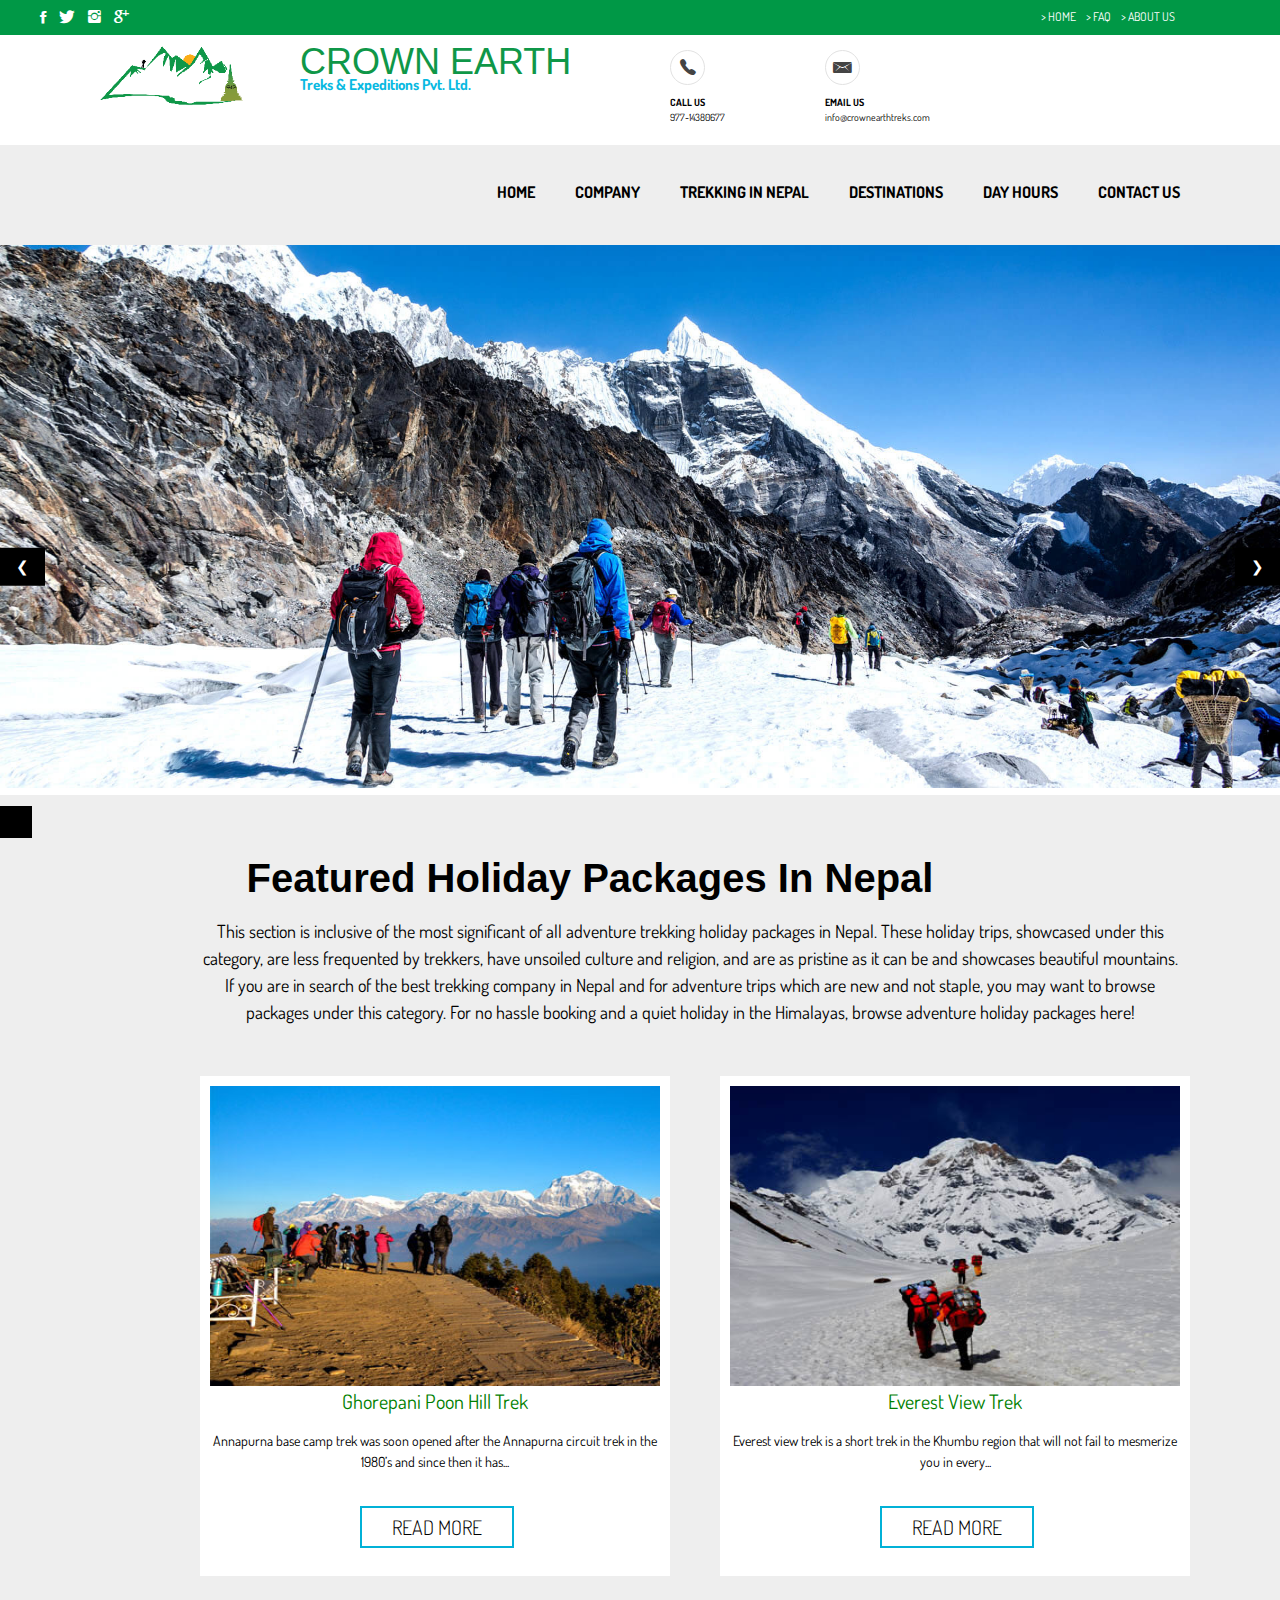
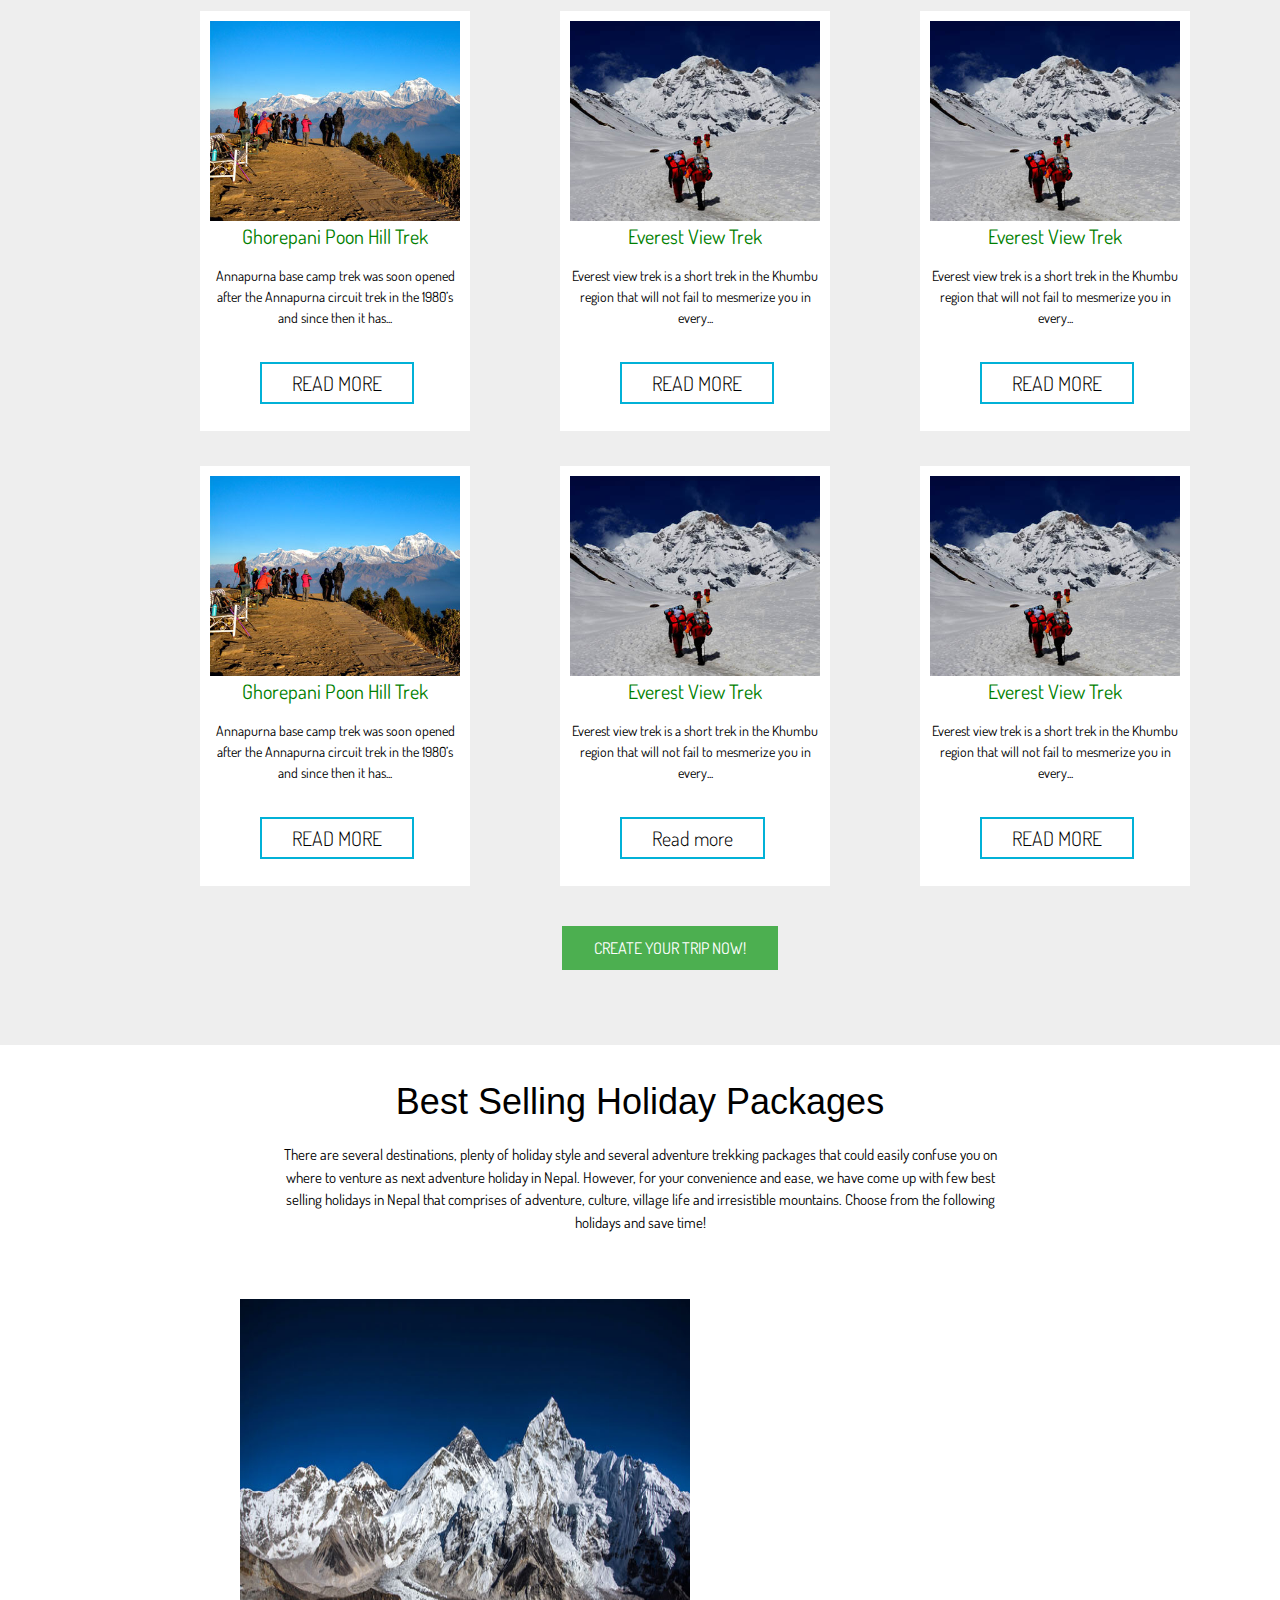
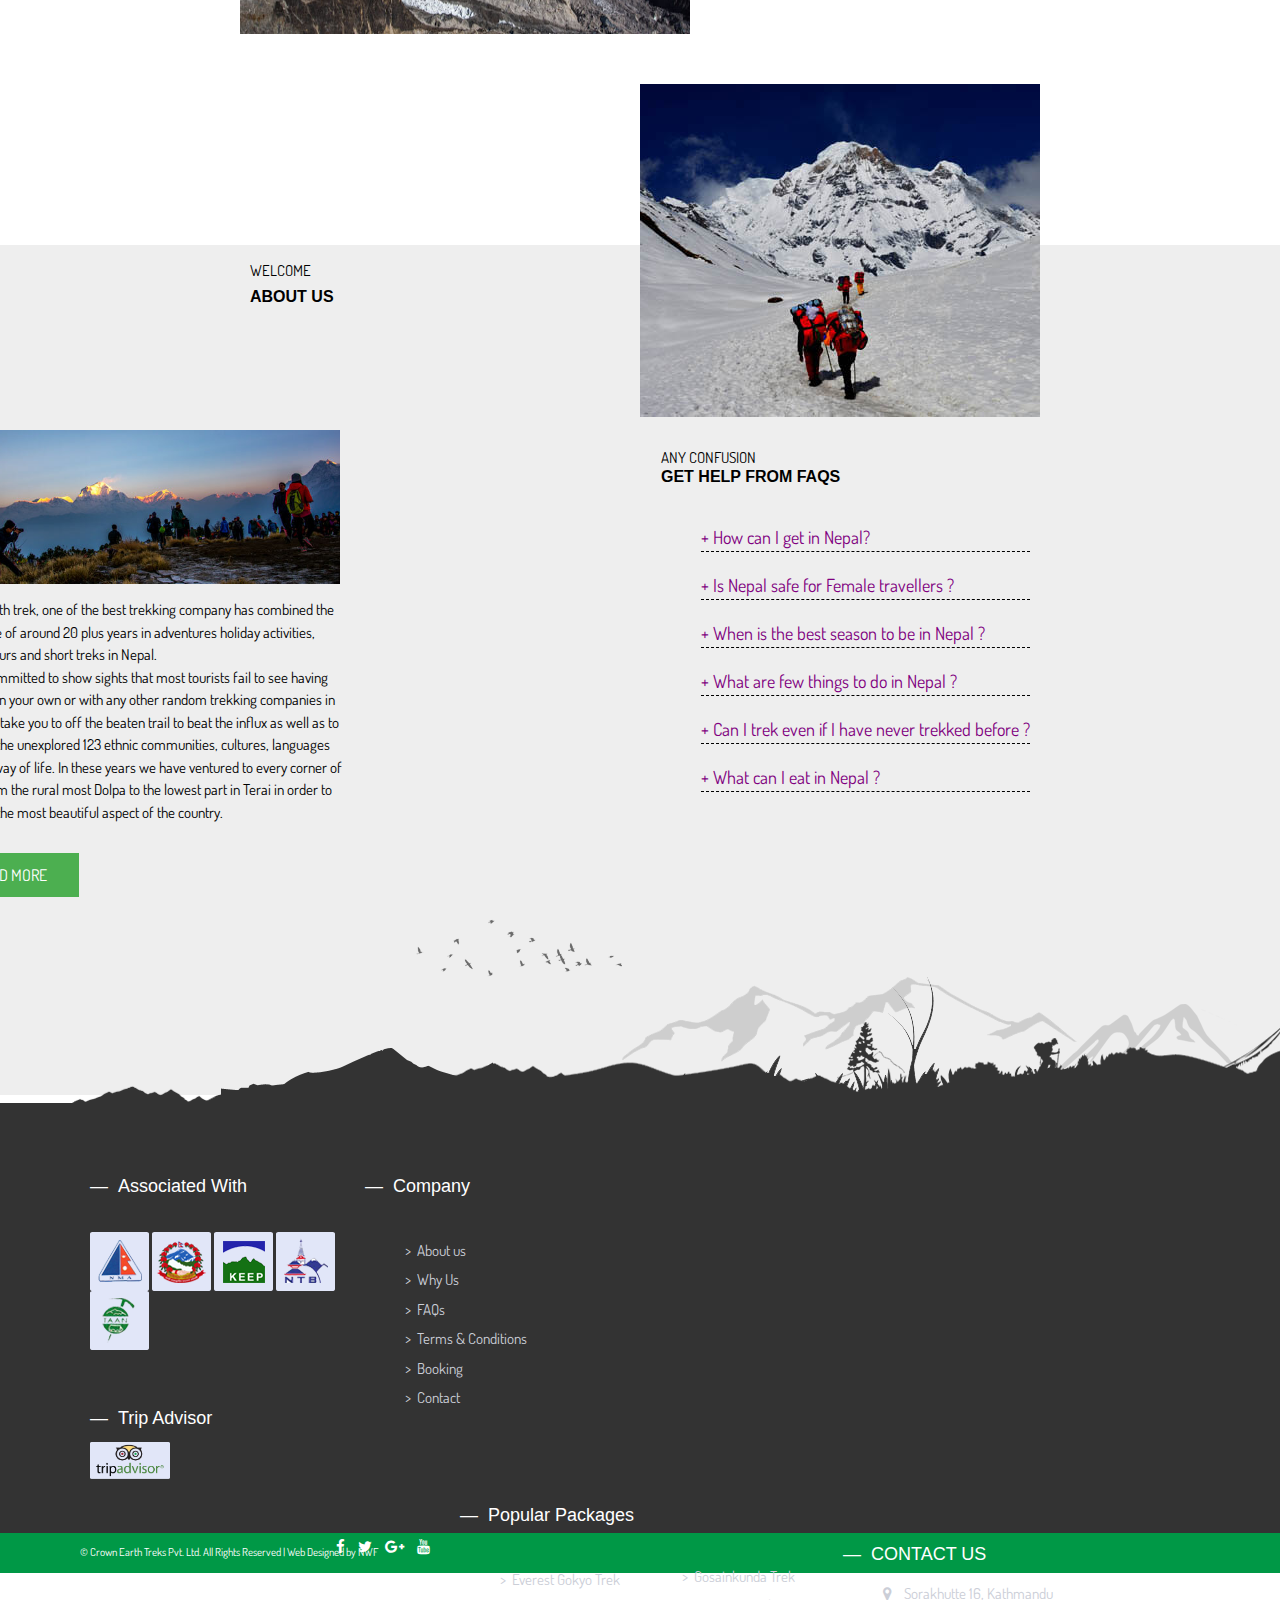
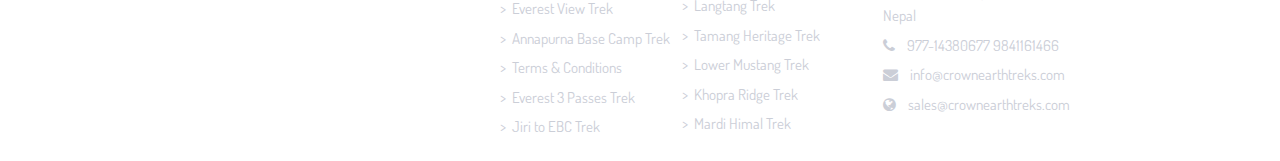
<file: vendors/projects/crownearthtreks/index.html>
<!DOCTYPE html>
<html>
<title>Nepal Trekking Company</title>
<meta name="viewport" content="width=device-width, initial-scale=1">
<link rel="stylesheet" href="https://www.w3schools.com/w3css/4/w3.css">
<link rel="stylesheet" type="text/css" href="css/style.css">
    <link rel="stylesheet" type="text/css" href="vendors/css/ionicons.min.css">
    <link href="https://maxcdn.bootstrapcdn.com/font-awesome/4.7.0/css/font-awesome.min.css" rel="stylesheet" integrity="sha384-wvfXpqpZZVQGK6TAh5PVlGOfQNHSoD2xbE+QkPxCAFlNEevoEH3Sl0sibVcOQVnN" crossorigin="anonymous">
    <link href="https://fonts.googleapis.com/css?family=Dosis|Roboto+Condensed" rel="stylesheet">
    <link rel="stylesheet" type="text/css" href="css/responsive.css">
<body>

<!-- header -->

<header>
    <div class="bar">
      
        <ul class="social-icons">
          <li><a href="#"><i class="ion-social-facebook"></i></a></li>
          <li><a href="#"><i class="ion-social-twitter"></i></a></li>
          <li><a href="#"><i class="ion-social-instagram"></i></a></li>
          <li><a href="#"><i class="ion-social-googleplus"></i></a></li>
        </ul>
      
      

          <div class="home">
    <ul>
    <li><a href="#">> Home</li></a>
    <li><a href="#">> FAQ</li></a>
    <li><a href="#">> About Us</li></a>
 
    </ul>
    </div>

    </div>
  </header>


  <!-- main logo -->

  <div class="logobar">
<div class="logoimg">
  <img src="img/crown-earth.png">
</div>
<div class="title_company">
<div class="companyname"> 
<h1>CROWN EARTH</h1></div>
<div class="subtitle">
<p><b>Treks & Expeditions Pvt. Ltd.</b></p>
</div> 
</div>


<!-- info -->

<div class="info">

<ul>
    <li><div class="callus">
    <div class="works-steps">
<i class="ion-ios-telephone"></i>

        
    </div>
  <div class="call_font" >     
<p>
<b>CALL US</b><br>

977-14380677
    </p>
    </div>
    </div></li>

    <li><div class="callus">
    <div class="works-steps">
<div><i class="ion-email"></i>

        </div>
    </div>
  <div class="call_font" >     
<p><b>EMAIL US</b>
<br>
info@crownearthtreks.com
    </p>
    </div>
    </div>
    </li>
 
    </ul>
</div>
</div>

<!-- main menu bar -->
<div class="Main_menu">
<div class="menu">
<ul>
 <li><a href="#">Home</a></li>
<li><a href="#">Company</a>
<li><a href="#">Trekking in Nepal</a></li>
<li><a href="#">Destinations</a></li>
<li><a href="#">Day Hours</a></li>
<li><a href="#">Contact Us</a></li>
    </ul>
    </div>
</div>

<!-- slider -->


<!-- <div class="w3-container">
  <h2>Slideshow Caption</h2>
  <p>Add a caption text for each image slide with the w3-display-* classes (topleft, topmiddle, topright, bottomleft, bottommiddle, bottomright or middle).</p>
</div> -->
<div class="slider">
<div class="w3-content w3-display-container">

<div class="w3-display-container mySlides">
  <img src="img/banner1.jpg" style="width:100%">
  <div class="w3-display-bottomleft w3-large w3-container w3-padding-16 w3-black">
 
  </div>
</div>

<div class="w3-display-container mySlides">
  <img src="img/banner3.jpg" style="width:100%">
  <div class="w3-display-bottomright w3-large w3-container w3-padding-16">
  
  </div>
</div>

<div class="w3-display-container mySlides">
  <img src="img/banner4.jpg" style="width:100%">
  <div class="w3-display-topleft w3-large w3-container w3-padding-16">

  </div>
</div>

<div class="w3-display-container mySlides">
  <img src="img/banner1.jpg" style="width:100%">
  <div class="w3-display-topright w3-large w3-container w3-padding-16">
   
  </div>
</div>

<div class="w3-display-container mySlides">
  <img src="img/banner3.jpg" style="width:100%">
  <div class="w3-display-middle w3-large w3-container w3-padding-16">
      </div>
</div>

<button class="w3-button w3-display-left w3-black" onclick="plusDivs(-1)">&#10094;</button>
<button class="w3-button w3-display-right w3-black" onclick="plusDivs(1)">&#10095;</button>

</div>
</div>
<!-- Features -->
    

<div class="center">
    <div class="container">
        <div class="about">
            <h1>Featured Holiday Packages In Nepal</h1>
        </div>

        <div class="intro">
            <p>This section is inclusive of the most significant of all adventure trekking holiday packages in Nepal. These holiday trips, showcased under this category, are less frequented by trekkers, have unsoiled culture and religion, and are as pristine as it can be and showcases beautiful mountains. If you are in search of the best trekking company in Nepal and for adventure trips which are new and not staple, you may want to browse packages under this category. For no hassle booking and a quiet holiday in the Himalayas, browse adventure holiday packages here!</p>
        </div>

    </div>
    
    <!--frame photo-->
    <div class="main-frame">
<div class="frame1">
    <div class="img-1">
        <img src="img/ghorepani-poonhill-trek.jpg" class="img-responsive">
        <div class="ghorepani">
            <a href="#">Ghorepani Poon Hill Trek
        </a><p>Annapurna base camp trek was soon opened after the Annapurna circuit trek in the 1980’s and since then it has... </p>
            <div class="button"><a class="btn btn-ghost js--scroll-to-start" href="#">READ MORE</a> </div></div>
    </div>
    
    </div> 
    
<div class="frame2">
    <div class="img-2">
        <img src="img/annapurna-base-camp-treks.jpg" class="img-responsive">
        <div class="annapurna">
        <a href="#">Everest View Trek</a>
            <p>Everest view trek is a short trek in the Khumbu region that will not fail to mesmerize you in every... </p>
         <div class="button"><a class="btn btn-ghost js--scroll-to-start" href="#">READ MORE</a> </div>
        </div>
    </div>
    </div> 
</div>
    
    
<!--second row frame-->

 <div class="main-frame2">
<div class="frame3">
    <div class="img-3">
        <img src="img/ghorepani-poonhill-trek.jpg" class="img-responsive">
        <div class="ghorepani">
            <a href="#">Ghorepani Poon Hill Trek
        </a><p>Annapurna base camp trek was soon opened after the Annapurna circuit trek in the 1980’s and since then it has... </p>
            <div class="button1"><a class="btn btn-ghost js--scroll-to-start" href="#">READ MORE</a> </div></div>
    </div>
    
    </div> 
    
<div class="frame4">
    <div class="img-4">
        <img src="img/annapurna-base-camp-treks.jpg" class="img-responsive">
        <div class="annapurna">
        <a href="#">Everest View Trek</a>
            <p>Everest view trek is a short trek in the Khumbu region that will not fail to mesmerize you in every... </p>
         <div class="button1"><a class="btn btn-ghost js--scroll-to-start" href="#">READ MORE</a> </div>
        </div>
    </div>
    </div> 
     
     
<div class="frame4">
    <div class="img-4">
        <img src="img/annapurna-base-camp-treks.jpg" class="img-responsive">
        <div class="annapurna">
        <a href="#">Everest View Trek</a>
            <p>Everest view trek is a short trek in the Khumbu region that will not fail to mesmerize you in every... </p>
         <div class="button1"><a class="btn btn-ghost js--scroll-to-start" href="#">READ MORE</a> </div>
        </div>
    </div>
    </div> 
     
    
</div>
    
<!--    Third Frame -->
    
    
    
    <div class="main-frame3">
<div class="frame5">
    <div class="img-5">
        <img src="img/ghorepani-poonhill-trek.jpg" class="img-responsive">
        <div class="ghorepani">
            <a href="#">Ghorepani Poon Hill Trek
        </a><p>Annapurna base camp trek was soon opened after the Annapurna circuit trek in the 1980’s and since then it has... </p>
            <div class="button1"><a class="btn btn-ghost js--scroll-to-start" href="#">READ MORE</a> </div></div>
    </div>
    
    </div> 
    
<div class="frame6">
    <div class="img-6">
        <img src="img/annapurna-base-camp-treks.jpg" class="img-responsive">
        <div class="annapurna">
        <a href="#">Everest View Trek</a>
            <p>Everest view trek is a short trek in the Khumbu region that will not fail to mesmerize you in every... </p>
         <div class="button1"><a class="btn btn-ghost js--scroll-to-start" href="#">Read more</a> </div>
        </div>
    </div>
<!--      <div class="button2"><a class="btn btn-ghost js--scroll-to-start" href="#">CREATE YOUR TRIP NOW!</a> </div>-->
    <div class="button2"><a href="#" class="button_trip">CREATE YOUR TRIP NOW!</a></div>
    </div> 
        
     
     
<div class="frame6">
    <div class="img-6">
        <img src="img/annapurna-base-camp-treks.jpg" class="img-responsive">
        <div class="annapurna">
        <a href="#">Everest View Trek</a>
            <p>Everest view trek is a short trek in the Khumbu region that will not fail to mesmerize you in every... </p>
         <div class="button1"><a class="btn btn-ghost js--scroll-to-start" href="#">READ MORE</a> </div>
        </div>
    </div>
  
    </div> 
     
  
</div>
       
 </div> 

<!--Holiday Package-->
<div class="holiday_package">
<div class="holidayinfo">
    <h1>Best Selling Holiday Packages</h1>
    <p>There are several destinations, plenty of holiday style and several adventure trekking packages that could easily confuse you on<br> where to venture as next adventure holiday in Nepal. However, for your convenience and ease, we have come up with few best<br> selling holidays in Nepal that comprises of adventure, culture, village life and irresistible mountains. Choose from the following<br> holidays and save time!</p>
    </div>
     <div class="holidayimg2">
        <img src="img/everest-base-camp-trekking.jpg" width="450px" height="335px" class="img-responsive">
    </div>
         <div class="holidayimg">
         <img src="img/annapurna-base-camp-treks.jpg" class="img-responsive">
        </div>
    
  
    </div>

<!--Incomplete-->
<div class="aboutus">
<div class="welcome">
    
        <p>WELCOME</p><br>
        <div class="heading1"><h1>ABOUT US</h1>
        </div>
    </div>
    <div class="nepal">
    <img src="img/Nepal.jpg" width="400px;">
        <div class="leftinfo">
    <p>Crown earth trek, one of the best trekking company has combined the<br> experience of around 20 plus years in adventures holiday activities,<br>inbound tours and short treks in Nepal.<br>

We are committed to show sights that most tourists fail to see having<br> travelled on your own or with any other random trekking companies in<br> Nepal. We take you to off the beaten trail to beat the influx as well as to <br>show you the unexplored 123 ethnic communities, cultures, languages<br> and their way of life. In these years we have ventured to every corner of<br> Nepal, from the rural most Dolpa to the lowest part in Terai in order to<br> show you the most beautiful aspect of the country.</p>
</div>    
     <div class="button3"><a href="#" class="button_trip2">READ MORE</a></div>
    </div>
<!--    Right part  -->
    <div class="texthero2">
        <div>
<p>ANY CONFUSION</p>
        <div class="heading3"> <h3>GET HELP FROM FAQS</h3></div>
    </div>
        <div class="footer_menu">
            <ul>
            <li><a href="#">+  How can I get in Nepal?</a></li>
            <li><a href="#">+  Is Nepal safe for Female travellers ?</a></li>
            <li><a href="#">+  When is the best season to be in Nepal ?</a></li>
            <li><a href="#">+  What are few things to do in Nepal ?</a></li>
            <li><a href="#">+  Can I trek even if I have never trekked before ?</a></li>
            <li><a href="#">+  What can I eat in Nepal ?</a></li>
        </ul>
        </div>
    </div>
</div>
<!--footer-->

<img id="footerimg" src="img/footercrownearth.png" class="img-responsive">
<div class="footer">
    <div class="first">
    <h5>&mdash;&nbsp;&nbsp;Associated With</h5><br>
        <img src="img/nma.png">
        <img src="img/npl.png">
        <img src="img/keep.png">
        <img src="img/ntb.png"><br>
        <img src="img/taan.png"><br><br><br>
         <h5>&mdash;&nbsp;&nbsp;Trip Advisor</h5>
        <img src="img/trip.png" width="80px;">
    </div>
        <div class="second">
        <h5>&mdash;&nbsp;&nbsp;Company</h5>
            <div class="second_menu">
            <ul>
                <li><a href="#">>&nbsp;&nbsp;About us</a></li>
                <li><a href="#">>&nbsp;&nbsp;Why Us</a></li>
                <li><a href="#">>&nbsp;&nbsp;FAQs</a></li>
                <li><a href="#">>&nbsp;&nbsp;Terms & Conditions</a></li>
                <li><a href="#">>&nbsp;&nbsp;Booking</a></li>
                <li><a href="#">>&nbsp;&nbsp;Contact</a></li>
                </ul>
            </div>
        </div>
    <div class="popular_packages">
        <h5>&mdash;&nbsp;&nbsp;Popular Packages</h5>
            <div class="popular_packages1">
            <ul>
                <li><a href="#">>&nbsp;&nbsp;Everest Gokyo Trek</a></li>
                <li><a href="#">>&nbsp;&nbsp;Everest View Trek</a></li>
                <li><a href="#">>&nbsp;&nbsp;Annapurna Base Camp Trek</a></li>
                <li><a href="#">>&nbsp;&nbsp;Terms & Conditions</a></li>
                <li><a href="#">>&nbsp;&nbsp;Everest 3 Passes Trek</a></li>
                <li><a href="#">>&nbsp;&nbsp;Jiri to EBC Trek</a></li>
            </ul>
        </div>
        
          <div class="popular_package2">
                <ul>
                    <li><a href="#">>&nbsp;&nbsp;Gosainkunda Trek</a></li>
                    <li><a href="#">>&nbsp;&nbsp;Langtang Trek</a></li>
                    <li><a href="#">>&nbsp;&nbsp;Tamang Heritage Trek</a></li>
                    <li><a href="#">>&nbsp;&nbsp;Lower Mustang Trek</a></li>
                    <li><a href="#">>&nbsp;&nbsp;Khopra Ridge Trek</a></li>
                    <li><a href="#">>&nbsp;&nbsp;Mardi Himal Trek</a></li>
                </ul>
                </div>
               <div class="contact"> 
        <div class="contactlist">
            <h5>&mdash;&nbsp;&nbsp;CONTACT US</h5>

               <ul> 
                    <li><a href="#"><i class="fa fa-map-marker" aria-hidden="true"></i>&nbsp;&nbsp;&nbsp;&nbsp;Sorakhutte 16, Kathmandu<br>Nepal</a></li>
                   <li><a href="#"><i class="fa fa-phone" aria-hidden="true"></i>&nbsp;&nbsp;&nbsp;&nbsp;977-14380677	9841161466</a></li>
                   <li><a href="#"><i class="fa fa-envelope" aria-hidden="true"></i>&nbsp;&nbsp;&nbsp;&nbsp;info@crownearthtreks.com</a></li>
                   <li><a href="#"><i class="fa fa-globe" aria-hidden="true"></i>&nbsp;&nbsp;&nbsp;&nbsp;sales@crownearthtreks.com</a></li>            
            </ul>
    </div>
        </div>
    </div>
</div>

<!--last footer-->

<div class="lastfooter">
      <div class="copyright">
    <p>© Crown Earth Treks Pvt. Ltd. All Rights Reserved | Web Designed by NWF</p>
          </div>
    <div class="footer_icon_container">
    <ul class="social-icons_footer">
          <li><a href="#"><i class="fa fa-facebook" aria-hidden="true"></i></a></li>
          <li><a href="#"><i class="fa fa-twitter" aria-hidden="true"></i></a></li>
          <li><a href="#"><i class="fa fa-google-plus" aria-hidden="true"></i></a></li>
          <li><a href="#"><i class="fa fa-youtube" aria-hidden="true"></i></a></li>
        </ul>
        </div>
    
</div>
<script src="script.js"></script>

</body>
</html>
</file>
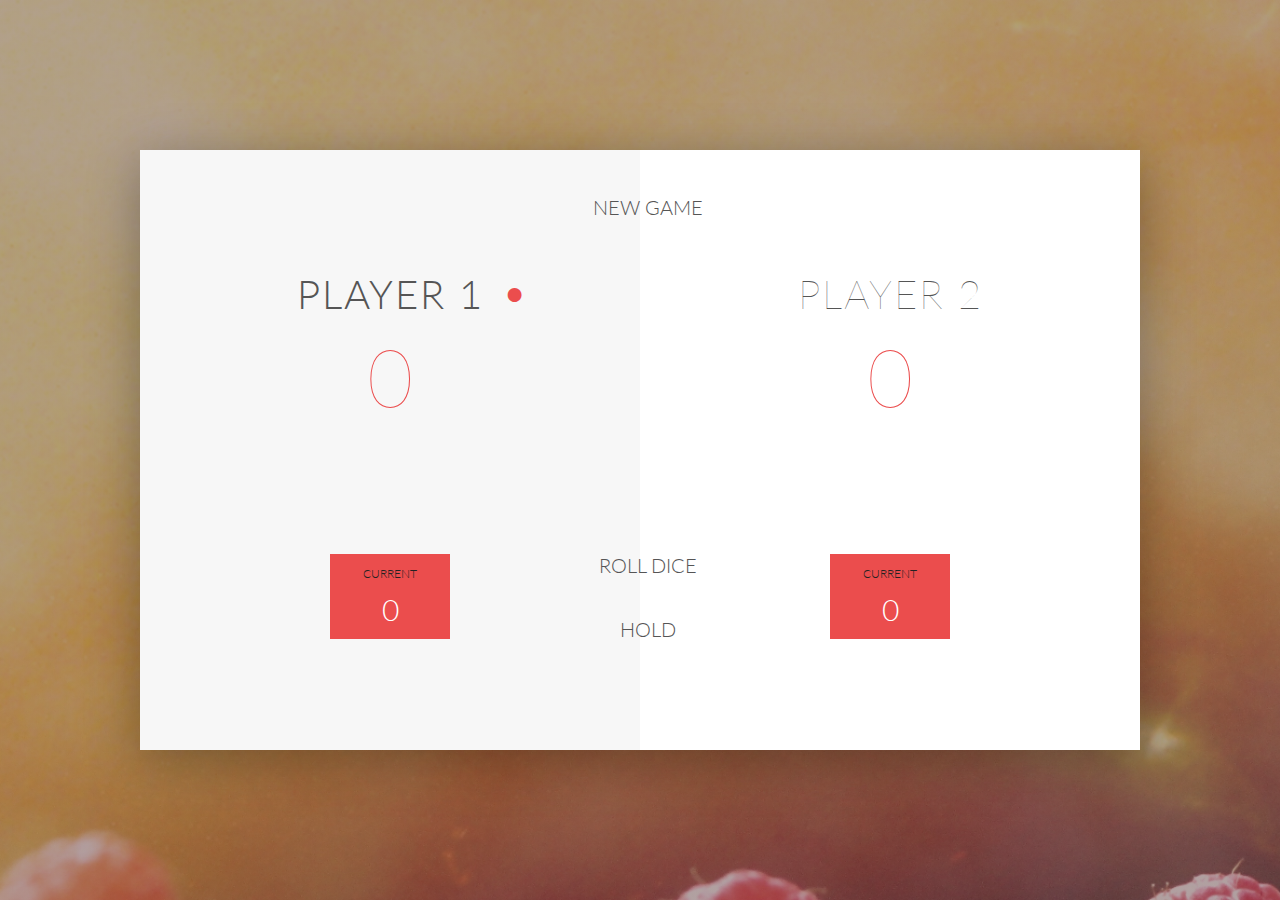
<file: vendors/projects/Pig_Game/index.html>
<!DOCTYPE html>
<html lang="en">
    <head>
        <meta charset="UTF-8">
        <link href="https://fonts.googleapis.com/css?family=Lato:100,300,600" rel="stylesheet" type="text/css">
        <link href="http://code.ionicframework.com/ionicons/2.0.1/css/ionicons.min.css" rel="stylesheet" type="text/css">
        <link type="text/css" rel="stylesheet" href="style.css">
        
        <title>Pig Game</title>
    </head>

    <body>
        <div class="wrapper clearfix">
            <div class="player-0-panel active">
                <div class="player-name" id="name-0">Player 1</div>
                <div class="player-score" id="score-0">43</div>
                <div class="player-current-box">
                    <div class="player-current-label">Current</div>
                    <div class="player-current-score" id="current-0">11</div>
                </div>
            </div>
            
            <div class="player-1-panel">
                <div class="player-name" id="name-1">Player 2</div>
                <div class="player-score" id="score-1">72</div>
                <div class="player-current-box">
                    <div class="player-current-label">Current</div>
                    <div class="player-current-score" id="current-1">0</div>
                </div>
            </div>
            
            <button class="btn-new"><i class="ion-ios-plus-outline"></i>New game</button>
            <button class="btn-roll"><i class="ion-ios-loop"></i>Roll dice</button>
            <button class="btn-hold"><i class="ion-ios-download-outline"></i>Hold</button>
            
            <img src="dice-5.png" alt="Dice" class="dice">
        </div>
        
        <script src="app.js"></script>
    </body>
</html>
</file>
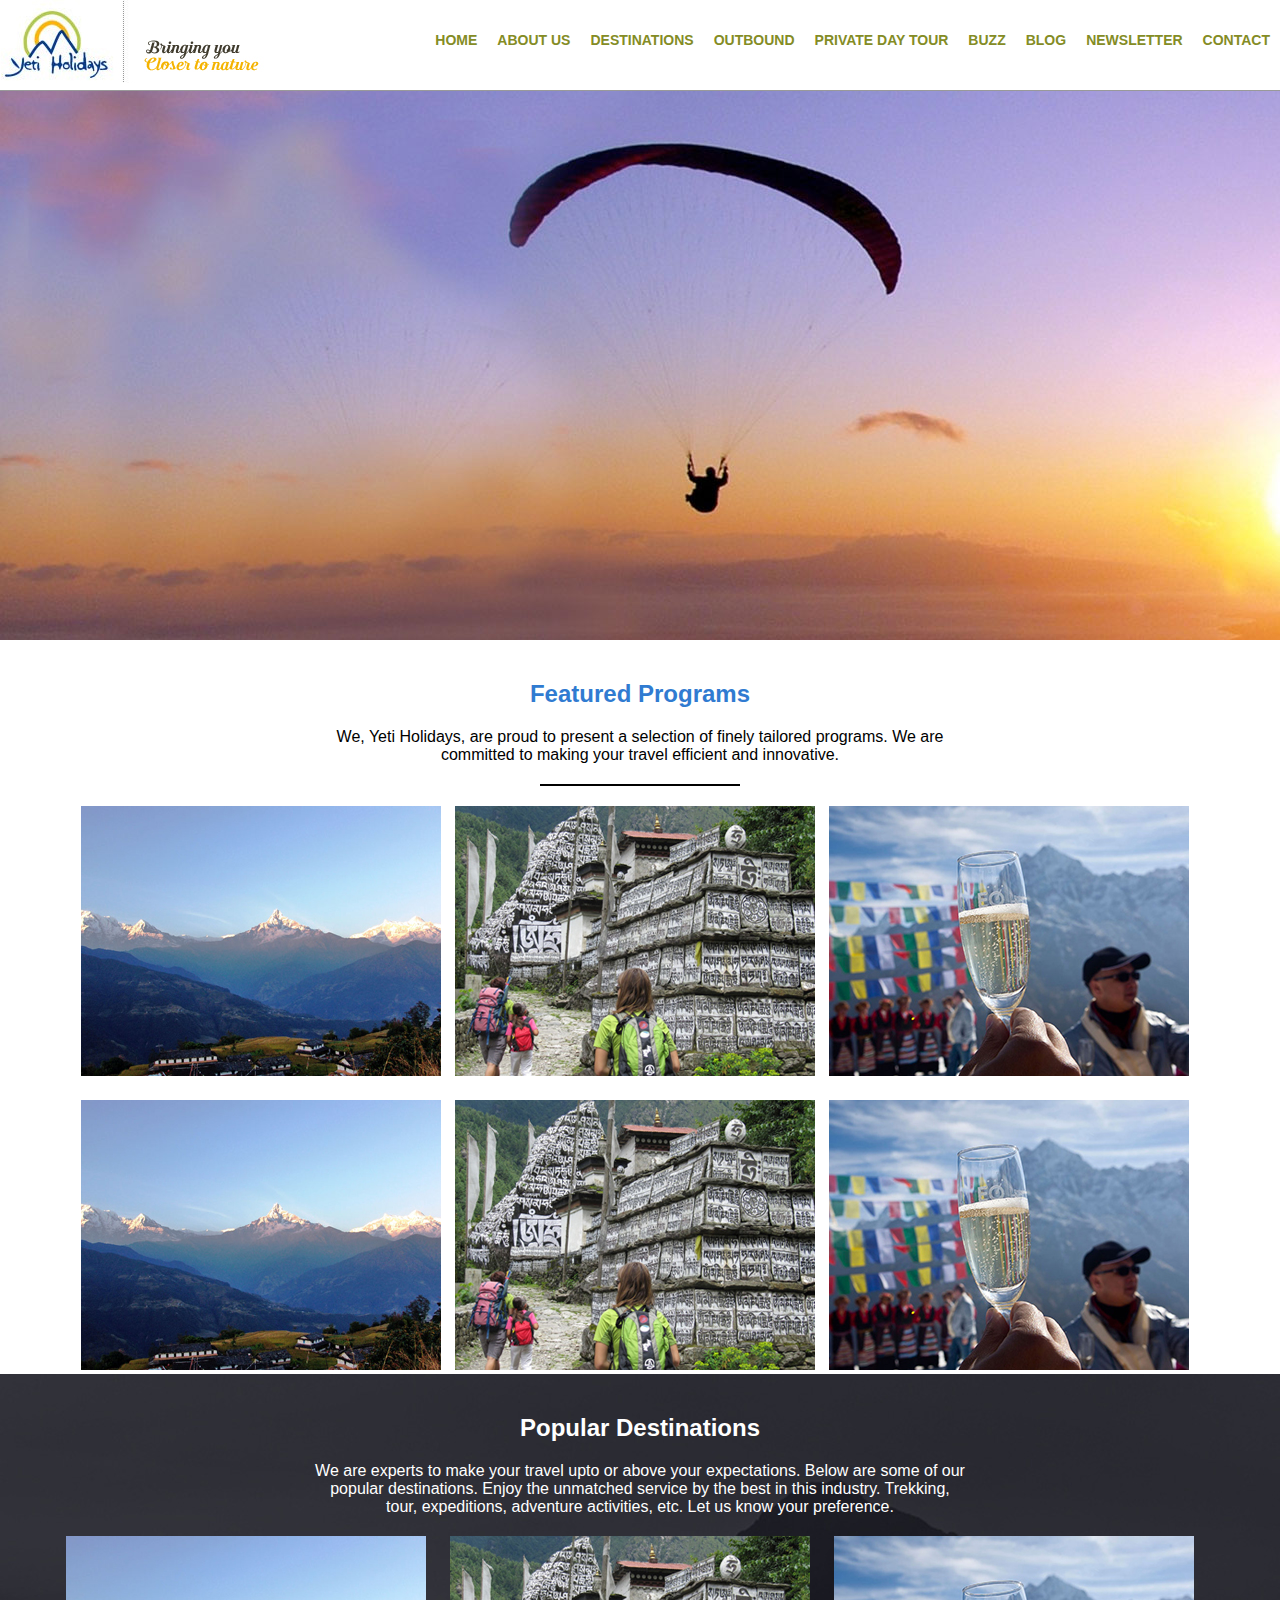
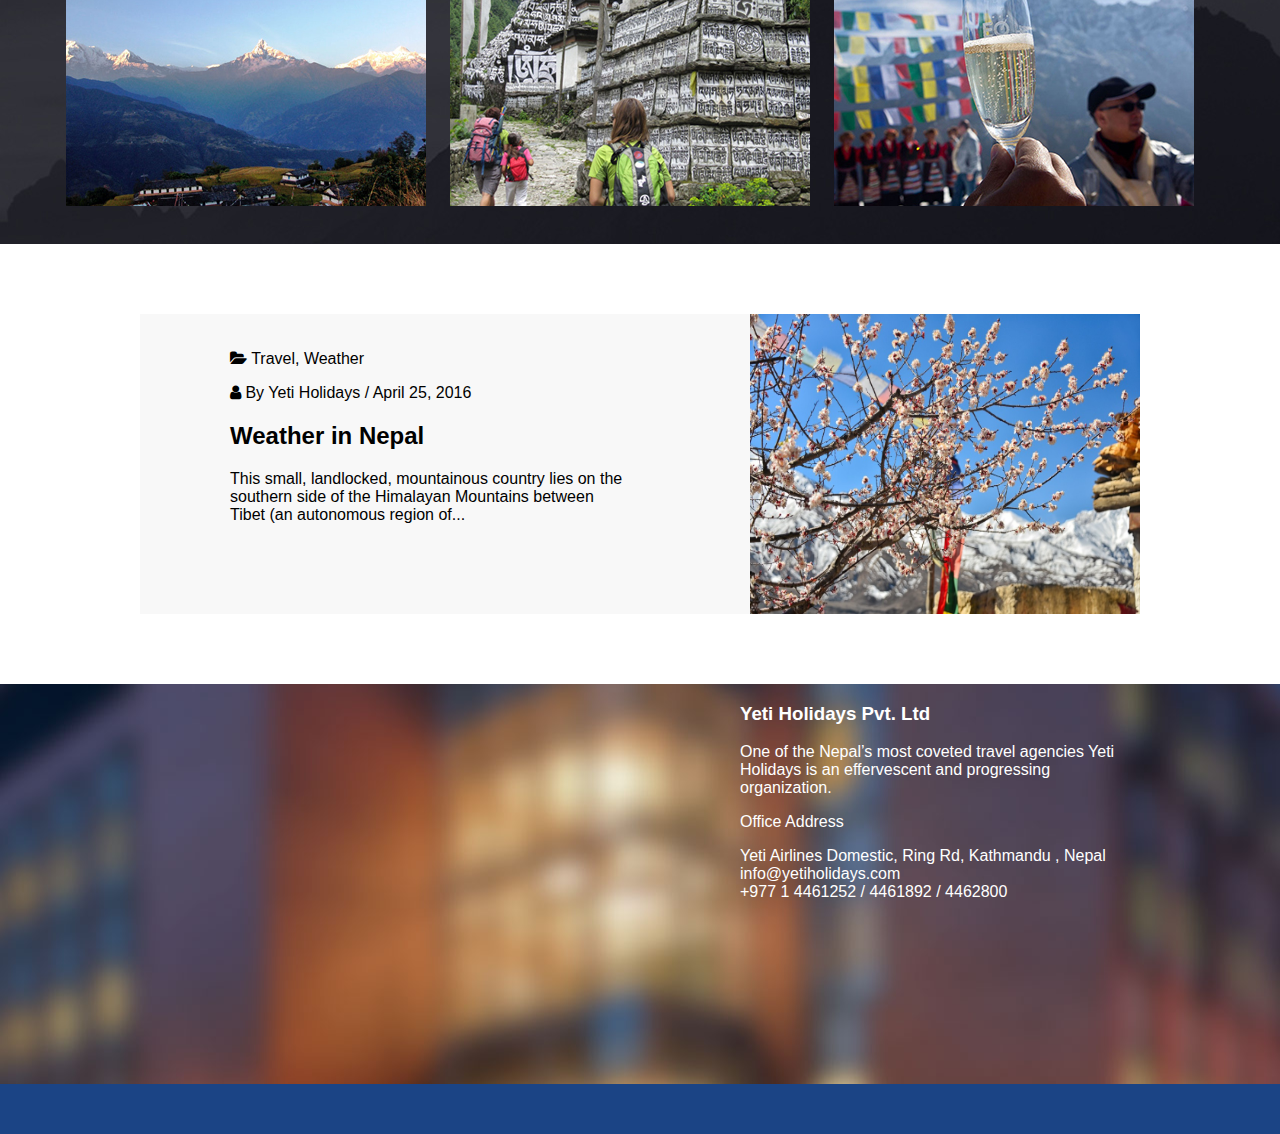
<file: vendors/projects/yetiholidays/index.html>
<!DOCTYPE html PUBLIC "-//W3C//DTD XHTML 1.0 Transitional//EN" "http://www.w3.org/TR/xhtml1/DTD/xhtml1-transitional.dtd">
<html xmlns="http://www.w3.org/1999/xhtml">
<head>
<meta http-equiv="Content-Type" content="text/html; charset=utf-8" />
<title>Untitled Document</title>
<link rel="stylesheet" href="css/style.css" />
<link href="https://maxcdn.bootstrapcdn.com/font-awesome/4.7.0/css/font-awesome.min.css" rel="stylesheet" integrity="sha384-wvfXpqpZZVQGK6TAh5PVlGOfQNHSoD2xbE+QkPxCAFlNEevoEH3Sl0sibVcOQVnN" crossorigin="anonymous">
</head>

<body>
<div id="header">
	<div class="logo"><a href="index.html"><img src="img/hoemapge.jpg" />
    </a></div>
    <div class="menu">
    <ul>
    <li><a href="#">Home</li></a>
    <li><a href="#">About Us</li></a>
    <li><a href="#">Destinations</li></a>
    <li><a href="#">Outbound</li></a>
    <li><a href="#">Private Day Tour</li></a>
    <li><a href="#">Buzz</li></a>
    <li><a href="#">Blog</li></a>
    <li><a href="#">Newsletter</li></a>
    <li><a href="contact.html">Contact</li></a>
    </ul>
    </div>


</div>
<div id="slider"></div>
<div id="featured">
<h2> Featured Programs<br /></h2>

<p class="small_width">We, Yeti Holidays, are proud to present a selection of finely tailored programs. We are committed to making your travel efficient and innovative.</p>
<div class="small_border"></div>
<img src="img/anan.jpg" alt=""/>
<img src="img/land.jpg" alt=""/>
<img src="img/everest.jpg" alt=""/>

<img src="img/anan.jpg" alt=""/>
<img src="img/land.jpg" alt=""/>
<img src="img/everest.jpg" alt=""/>
</div>

</div>
<div id="popular">
 <h2>Popular Destinations</h2>

<p class="small_width">We are experts to make your travel upto or above your expectations. Below are some of our popular destinations. Enjoy the unmatched service by the best in this industry. Trekking, tour, expeditions, adventure activities, etc. Let us know your preference.</p>

<img src="img/anan.jpg" alt=""/>
<img src="img/land.jpg" alt=""/>
<img src="img/everest.jpg" alt=""/></div>
<div id="blog">
<div class="blog_left">
 <p><i class="fa fa-folder-open" aria-hidden="true"></i>
Travel, Weather</p>	
<p><i class="fa fa-user" aria-hidden="true"></i>
By Yeti Holidays / April 25, 2016</p>
<h2>Weather in Nepal</h2>

<p>This small, landlocked, mountainous country lies on the southern side of the Himalayan Mountains between Tibet (an autonomous region of...</p>
</div>
<div class="blog_right">
<img src="img/Seasons-1024x683.jpg" width="390" height="300" />
</div>
</div>
<div id="footer">
<div id="footer_inner">
<div class="footer_left"><iframe src="https://www.google.com/maps/embed?pb=!1m14!1m12!1m3!1d56516.31397712412!2d85.3261328!3d27.708960349999998!2m3!1f0!2f0!3f0!3m2!1i1024!2i768!4f13.1!5e0!3m2!1sen!2snp!4v1493192568450" width="100%" height="400" frameborder="0" style="border:0" allowfullscreen></iframe></div>
<div class="footer_right">

<h3>Yeti Holidays Pvt. Ltd</h3>

<p>One of the Nepal’s most coveted travel agencies Yeti Holidays is an effervescent and progressing organization.</p>

    <p>Office Address</p>
    Yeti Airlines Domestic, Ring Rd, Kathmandu , Nepal<br />
    info@yetiholidays.com<br/>
    +977 1  4461252 / 4461892 / 4462800

</div>
</div>
</div>

<div id="copyright">
<div class=""
</div>


</body>
</html>
</file>
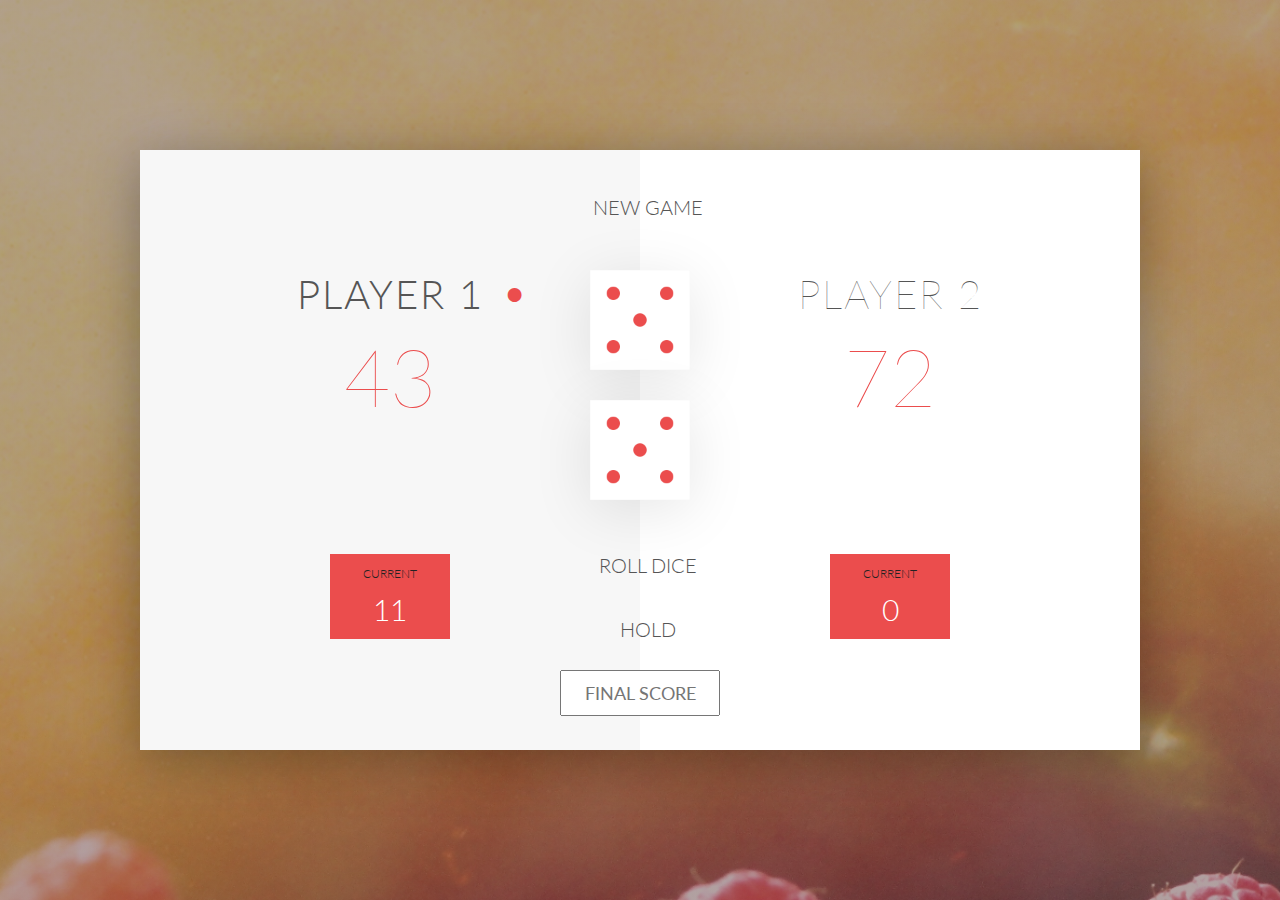
<file: vendors/projects/Pig_Game/coding challenge 1/index.html>
<!DOCTYPE html>
<html lang="en">
    <head>
        <meta charset="UTF-8">
        <link href="https://fonts.googleapis.com/css?family=Lato:100,300,600" rel="stylesheet" type="text/css">
        <link href="http://code.ionicframework.com/ionicons/2.0.1/css/ionicons.min.css" rel="stylesheet" type="text/css">
        <link type="text/css" rel="stylesheet" href="style.css">
        
        <title>Pig Game</title>
    </head>

    <body>
        <div class="wrapper clearfix">
            <div class="player-0-panel active">
                <div class="player-name" id="name-0">Player 1</div>
                <div class="player-score" id="score-0">43</div>
                <div class="player-current-box">
                    <div class="player-current-label">Current</div>
                    <div class="player-current-score" id="current-0">11</div>
                </div>
            </div>
            
            <div class="player-1-panel">
                <div class="player-name" id="name-1">Player 2</div>
                <div class="player-score" id="score-1">72</div>
                <div class="player-current-box">
                    <div class="player-current-label">Current</div>
                    <div class="player-current-score" id="current-1">0</div>
                </div>
            </div>
            
            <button class="btn-new"><i class="ion-ios-plus-outline"></i>New game</button>
            <button class="btn-roll"><i class="ion-ios-loop"></i>Roll dice</button>
            <button class="btn-hold"><i class="ion-ios-download-outline"></i>Hold</button>
            
            <input type="text" placeholder="Final score" class="final-score">
            
            <img src="dice-5.png" alt="Dice" class="dice" id="dice-1">
            <img src="dice-5.png" alt="Dice" class="dice" id="dice-2">

        </div>
        
        <script src="app.js"></script>
    </body>
</html>
</file>
<file: vendors/projects/corporate full resonsive landing page/css/pace-theme.css>
.pace {
  -webkit-pointer-events: none;
  pointer-events: none;

  -webkit-user-select: none;
  -moz-user-select: none;
  user-select: none;

  -webkit-perspective: 12rem;
  -moz-perspective: 12rem;
  -ms-perspective: 12rem;
  -o-perspective: 12rem;
  perspective: 12rem;

  z-index: 2000;
  position: fixed;
  height: 18rem;
  width: 18rem;
  margin: auto;
  top: 0;
  left: 0;
  right: 0;
  bottom: 0;
}

.pace.pace-inactive .pace-progress {
  display: none;
}

.pace .pace-progress {
  position: fixed;
  z-index: 2000;
  display: block;
  position: absolute;
  left: 0;
  top: 0;
  height: 18rem;
  width: 18rem !important;
  line-height: 18rem;
  font-size: 6rem;
  border-radius: 50%;
  background: rgba(255,0,0, 0.8);
  color: #fff;
  font-family: "Helvetica Neue", sans-serif;
  font-weight: 100;
  text-align: center;

  -webkit-animation: pace-theme-center-circle-spin linear infinite 2s;
  -moz-animation: pace-theme-center-circle-spin linear infinite 2s;
  -ms-animation: pace-theme-center-circle-spin linear infinite 2s;
  -o-animation: pace-theme-center-circle-spin linear infinite 2s;
  animation: pace-theme-center-circle-spin linear infinite 2s;

  -webkit-transform-style: preserve-3d;
  -moz-transform-style: preserve-3d;
  -ms-transform-style: preserve-3d;
  -o-transform-style: preserve-3d;
  transform-style: preserve-3d;
}

.pace .pace-progress:after {
  content: attr(data-progress-text);
  display: block;
}

@-webkit-keyframes pace-theme-center-circle-spin {
  from { -webkit-transform: rotateY(0deg) }
  to { -webkit-transform: rotateY(360deg) }
}

@-moz-keyframes pace-theme-center-circle-spin {
  from { -moz-transform: rotateY(0deg) }
  to { -moz-transform: rotateY(360deg) }
}

@-ms-keyframes pace-theme-center-circle-spin {
  from { -ms-transform: rotateY(0deg) }
  to { -ms-transform: rotateY(360deg) }
}

@-o-keyframes pace-theme-center-circle-spin {
  from { -o-transform: rotateY(0deg) }
  to { -o-transform: rotateY(360deg) }
}

@keyframes pace-theme-center-circle-spin {
  from { transform: rotateY(0deg) }
  to { transform: rotateY(360deg) }
}
</file>
<file: vendors/projects/corporate full resonsive landing page/style.css>
header{
 
   width: 100%; /*fixed for distorted header*/
    color: #fff;
    height: 112px;
    line-height: 112px;
    position: fixed;
    z-index: 100;
}

header a.logo {
 
    float: left;
}

header nav {
 

    font-weight: bold;
    
}

header nav .menu {
      float: right; 
  
}

header nav ul li {
 
    padding-left: 30px;
}

header nav ul li a {
  
    color: #fff;
    transition: all 0.3s ease-in;
    -webkit-transition: all 0.3s ease-in;
    -moz-transition: all 0.3s ease-in;
    -o-transition: all 0.3s ease-in;
}

header nav ul li a:hover, header nav ul li a:focus {
 
    color: #e74c3c;
    text-decoration: none;
}



/*Slider section*/

.slider, .slider ul.slider-carousel, .slider ul li {
 
    height: 700px; //changed
    width: 100%;
    text-align: center;
    color: #fff;
}

.slider ul.slider-carousel li a{
 
    padding: 10px 50px;
    margin-right: 30px;
    color: #fff;
    font-weight: bold;
    transition: all 0.3s ease-in;
    -webkit-transition: all 0.3s ease-in;
    -moz-transition: all 0.3s ease-in;
    -o-transition: all 0.3s ease-in;
    
}


.slider ul.slider-carousel li h1

{
    color: #fff;
    margin-top: 150px;
    margin-bottom: 30px;
}

.slider ul.slider-carousel li p{
 
    margin-bottom: 50px;
}



.slider ul.slider-carousel li a:last-child
{
 
    margin-right: 0px;
}

.img1{
 
    background: url(img/slider/slider1.png);
    background-size: 100% 100%;
}

.slider ul.slider-carousel li a.cta1:hover
{
    
    background-color: #ff695a;
    border-radius: 5px;
    -webkit-border-radius: 5px;
    -moz-border-radius: 5px;
}

.slider ul.slider-carousel li a.cta2:hover
{
    
    background-color: #3f9cfa;
    border-radius: 5px;
     -webkit-border-radius: 5px;
    -moz-border-radius: 5px;
}

.slider ul.sliderpager li
{
    padding: 0 3px;
    height: 28px;
    line-height: 28px;
    
}



.slider ul.sliderpager li a
{
    color: #34495e;
}


.slider ul.sliderpager li.selected a
{

    color: #e74c3c;
}




/*services section*/

.services
{
 
    text-align: center;
    
   
}

.services .services-content i
{
 font-size: 32px;
 color: #555;
}
     
.services-header, .portfolio-header, .team-header, .testimonials-header, .blog-header, .contact-header {
    
    margin-bottom: 42px;
    text-align: center;
    
}
.services-content{

	padding-left: 15px;
	padding-right: 15px;
}

.portfolio{
 
    background-color: #e9a02e;
    color: #fff;
    
}

.portfolio .inner-content

{
 
    position: relative;
    width: 265px;
}
 
.portfolio .inner-content .overlay-content
{
 
    position: absolute; 
    top: 100%;
    left: 0px;
    text-align: center;
    background: rgba(0,0,0,0.8);
    width: 100%;
    height: 100%;
      transition: all 0.3s ease-in;
    -webkit-transition: all 0.3s ease-in;
    -moz-transition: all 0.3s ease-in;
    -o-transition: all 0.3s ease-in;
    
}

.porfolio .inner-content img
{
 width:100%;
height: 100%;
}

.portfolio .inner-content .overlay-content h3, .portfolio .inner-content .overlay-content p
{
 
    color: white;
}

.portfolio .inner-content .overlay-content h3
{
 
    padding-top: 20%;
    color: #e74c3c;
}

.portfolio .inner-content:hover .overlay-content
{
 
    top:0px;
  
}

.portfolio .inner-content .overlay-content p a
{
 
    color: #2d82d8;
    font-weight: bold;
}


.portfolio .portfolio-nav li
{
 cursor:pointer;
    margin-right: 10px;
    font-size: 14px;
    width: 28px;
    height: 28px;
    line-height: 28px;
    background-color:#333;
    color: #fff;
    font-weight: bold;
       border-radius: 50%;
    -webkit-border-radius: 50%;
    -moz-border-radius: 50%;
}

.portfolio .portfolio-nav li:last-child
{
 
    margin-right: 0px; 
}


.portfolio .portfolio-nav
{
 
    margin-top: 30px;
    text-align: center;
}

.portfolio .portfolio-nav li:hover
{
 
     background-color:#e74c3c;
}

.portfolio-carousel li
{
 
    margin-right: 10px;
    margin-left: 10px;
}

/****    Team section :D       ****/


.team .inner-content

{
 
    position: relative;
    width: 265px;
    height: 225px;
}
 
.team .inner-content .overlay-content
{
 
    position: absolute; 
    top: 100%;
    left: 0px;
    text-align: center;
    background: rgba(0,0,0,0.8);
    width: 100%;
    height: 100%;
      transition: all 0.3s ease-in;
    -webkit-transition: all 0.3s ease-in;
    -moz-transition: all 0.3s ease-in;
    -o-transition: all 0.3s ease-in;
    
}

.team .inner-content img
{
 width:100%;
height: 100%;
}



.team .inner-content:hover .overlay-content
{
 
    top:0px;
  
}

.team-carousel .inner-content p.name  {
 
    padding-top: 15%;
    color: #e74c3c;
}

.team-carousel .inner-content p.description {
 
    padding:0 15px;
}
 

.team .team-nav li
{
 cursor:pointer;
    margin-right: 10px;
    font-size: 14px;
    width: 28px;
    height: 28px;
    line-height: 28px;
    background-color:#333;
    color: #fff;
    font-weight: bold;
       border-radius: 50%;
    -webkit-border-radius: 50%;
    -moz-border-radius: 50%;
}

.team .team-nav li:last-child
{
 
    margin-right: 0px; 
}


.team .team-nav
{
 
    margin-top: 30px;
    text-align: center;
}

.team .team-nav li:hover
{
 
     background-color:#e74c3c;
}

.team-carousel li
{
 
    margin-right: 10px;
    margin-left: 10px;
}

ul.member-social-links li
{
 color: #fff;
    font-size: 14px;
    width: 28px;
    height: 28px;
    line-height: 28px;
 
}

ul.member-social-links li i a
{
    color: #fff;
}

ul.member-social-links li i
{
     width: 28px;
    height: 28px;
    line-height: 28px;
       border-radius: 50%;
    -webkit-border-radius: 50%;
    -moz-border-radius: 50%;
}


ul.member-social-links li i.fa-facebook 
{
 
    background-color:#3b5998;
}

ul.member-social-links li i.fa-twitter 
{
 
    background-color: #00aced ;
}


ul.member-social-links li i.fa-linkedin 
{
 
    background-color: #007bb6;
}

/*********  Testimonial section     ***********/

.testimonials
{

    background:url('img/testi-bg.png');
    background-attachment: fixed;
    background-size: 100% 100%;
    color: #fff;
}

.testimonial-carousel li
{

    text-align: center;
    margin: 0 200px;
}


blockquote
{

    border: none;
    line-height: 1.5em;
    position: relative;
    font-size: 14px;
    color: #fff;
    display: inline-block;
    padding: 0;
}


blockquote:before
{

    position: absolute;
    content: "\f10d";
    top: -5px;
    left: -20px;
    font-family: fontAwesome;
}



blockquote:after
{

    position: absolute;
    content: "\f10e";
    bottom: -5px;
    right: -20px;
    font-family: fontAwesome;
}

.testimonial-carousel li img
{

    width: 150px;
    height: 150px;
    border-radius: 50%;
   -webkit-border-radius: 50%;
   -moz-border-radius: 50%;
   margin-bottom: 30px;

}

.testimonial-carousel li p.name
{

    color: #e74c3c;
    font-weight: bold;
}


.testimonial-carousel li p.position
{

    font-weight: bold;
    margin-bottom: 30px;
}

.testipager li
{

    margin-right: 5px;
}

.testipager li:last-child
{

    margin-right: 0px;
}

.testipager li.selected a
{

    color: #e74c3c;
}


.testipager li a
{

    color: #fff;
}



/****blog****/

.blog b.date
{

     color: #333;
}

.blog h3 a:hover
{

    color: #e74c3c;
}

.blog h3 a
{
    transition: all 0.3s ease-in;
    -webkit-transition: all 0.3s ease-in;
    -moz-transition: all 0.3s ease-in;
    -o-transition: all 0.3s ease-in;
}

/***** Contact   *****/

.contact
{

    background: url(img/contact-bg.png);
    background-attachment: fixed;
    background-size: 100% 100%;
    color: #fff;
}

form.contact-form
{

    width: 40%;
    margin: 0 auto;
    text-align: center;
}

input:not([type=submit]),textarea
{

    width: 100%;
    margin-bottom: 40px;
    color: #777;
    padding-left: 20px;
    box-shadow: 3px 3px 5px rgba(0,0,0,0.3) inset;
    border: none;
}

input:not([type=submit])
{

    height: 40px;
    line-height: 40px;
}

textarea
{

    padding-top: 10px;
}

#submit
{

    padding: 10px 30px;
    color: #fff;
    background-color: #e74c3c;
    border: none;
    font-weight: bold;
}


footer
{

    padding-top: 56px;
}

footer h1
{

    padding-bottom: 28px;
}

footer p i
{

    color: #2d82d8;
}

footer p span
{

    padding-left: 15px;
    font-weight: bold;
}

footer p.about
{

    margin-bottom: 20px;
}

form.update-form input:not([type=submit]),textarea
{

    width: 100%;
    margin-bottom: 40px;
    color: #777;
    padding-left: 20px;
    box-shadow: 1px 1px 3px rgba(0,0,0,0.2) inset;
    border: none;
}

#take-email
{

    margin-bottom: 20px;
}

#submit-button
{

    background-color: #e74c3c;
    color: #fff;
    border: none;
    padding: 0px 30px;
    height: 40px;
    line-height: 40px;
    font-weight: bold;
}

.footer-social-links li
{

    padding: 0 10px;
    font-size: 28px;
}

.footer-social-links li a i.fa-facebook
{

    color: #3B5998;
}

.footer-social-links li a i.fa-twitter
{

    color: #00B6F1;
}

.footer-social-links li a i.fa-youtube
{

    color: #FF0000;
}

.footer-social-links li a i.fa-linkedin
{

    color: #007BB6;
}

.footer-social-links li a i.fa-dribbble
{

    color: #EA4C89;
}


.copyright
{

    text-align: center;
    color: #fff;
    background-color: #333;
    height: 42px;
    line-height: 42px;
    margin-top: 56px;
}

footer p span.primary
{

    padding-left: 0px;
}

.copyright p
{
    margin: 0 0 0 0;
}
</file>
<file: vendors/projects/corporate/css/pace-theme.css>
.pace {
  -webkit-pointer-events: none;
  pointer-events: none;

  -webkit-user-select: none;
  -moz-user-select: none;
  user-select: none;

  -webkit-perspective: 12rem;
  -moz-perspective: 12rem;
  -ms-perspective: 12rem;
  -o-perspective: 12rem;
  perspective: 12rem;

  z-index: 2000;
  position: fixed;
  height: 18rem;
  width: 18rem;
  margin: auto;
  top: 0;
  left: 0;
  right: 0;
  bottom: 0;
}

.pace.pace-inactive .pace-progress {
  display: none;
}

.pace .pace-progress {
  position: fixed;
  z-index: 2000;
  display: block;
  position: absolute;
  left: 0;
  top: 0;
  height: 18rem;
  width: 18rem !important;
  line-height: 18rem;
  font-size: 6rem;
  border-radius: 50%;
  background: rgba(34, 153, 221, 0.8);
  color: #fff;
  font-family: "Helvetica Neue", sans-serif;
  font-weight: 100;
  text-align: center;

  -webkit-animation: pace-theme-center-circle-spin linear infinite 2s;
  -moz-animation: pace-theme-center-circle-spin linear infinite 2s;
  -ms-animation: pace-theme-center-circle-spin linear infinite 2s;
  -o-animation: pace-theme-center-circle-spin linear infinite 2s;
  animation: pace-theme-center-circle-spin linear infinite 2s;

  -webkit-transform-style: preserve-3d;
  -moz-transform-style: preserve-3d;
  -ms-transform-style: preserve-3d;
  -o-transform-style: preserve-3d;
  transform-style: preserve-3d;
}

.pace .pace-progress:after {
  content: attr(data-progress-text);
  display: block;
}

@-webkit-keyframes pace-theme-center-circle-spin {
  from { -webkit-transform: rotateY(0deg) }
  to { -webkit-transform: rotateY(360deg) }
}

@-moz-keyframes pace-theme-center-circle-spin {
  from { -moz-transform: rotateY(0deg) }
  to { -moz-transform: rotateY(360deg) }
}

@-ms-keyframes pace-theme-center-circle-spin {
  from { -ms-transform: rotateY(0deg) }
  to { -ms-transform: rotateY(360deg) }
}

@-o-keyframes pace-theme-center-circle-spin {
  from { -o-transform: rotateY(0deg) }
  to { -o-transform: rotateY(360deg) }
}

@keyframes pace-theme-center-circle-spin {
  from { transform: rotateY(0deg) }
  to { transform: rotateY(360deg) }
}
</file>
<file: vendors/projects/corporate/style.css>
header{
    color: #fff;
    height: 112px;
    line-height: 112px;
    position: fixed;
    width: 100%;
    z-index: 100;
}

header a.logo
{
    float: left;
}

header nav
{
    float: right;
    font-weight: bold;

}

header nav ul li
{
    padding-left: 30px;
}

header nav ul li a
{
    color: #fff;
    transition: all 0.3s ease-in;
    -webkit-transition: all 0.3s ease-in;
    -moz-transition: all 0.3s ease-in;
    -o-transition: all 0.3s ease-in;

}

header nav ul li a:hover, header nav ul li a:focus
{
    color: #e74c3c;
    text-decoration: none;
}

/***** slider section *****/

.slider,.slider ul.slider-carousel, .slider ul.slider-carousel li{
    height: 600px;
    width: 100%;
    text-align: center;
    color: #fff;
}

.slider ul.slider-carousel li h1
{
    margin-top: 150px;
    margin-bottom: 30px;
    color: #fff;
}

.slider ul.slider-carousel li p
{
    margin-bottom: 50px;
}

.slider ul.slider-carousel li a
{
    padding: 10px 50px;
    margin-right: 30px;
    color: #fff;
    font-weight: bold;
    transition:all 0.3s ease-in;
    -webkit-transition:all 0.3s ease-in;
    -moz-transition:all 0.3s ease-in;
    -o-transition:all 0.3s ease-in;
}

.slider ul.slider-carousel li a:last-child
{
    margin-right: 0px;
}

.img1
{
    background:url(img/slider/slider1.png);
    background-size: 100% 100%;
}

.img2
{
    background:url(img/slider/slider2.png);
    background-size: 100% 100%;
}

.img3
{
    background:url(img/slider/slider3.png);
    background-size: 100% 100%;
}

.slider ul.slider-carousel li a.cta1:hover
{
    background-color: #ff695a;
    border-radius: 5px;
    -webkit-border-radius: 5px;
    -moz-border-radius: 5px;
}
.slider ul.slider-carousel li a.cta2:hover
{
    background-color: #3f9cfa;
    border-radius: 5px;
    -webkit-border-radius: 5px;
    -moz-border-radius: 5px;
}

.slider ul.sliderpager li
{
    padding: 0 3px;
    height: 28px;
    line-height: 28px;
}

.slider ul.sliderpager li a
{
    color: #34495e;
}

.slider ul.sliderpager li.selected a{
    color: #e74c3c;
}

/**** services section ****/

.services
{
    text-align: center;
}

.services .services-content i
{
    font-size: 32px;
    color: #555;
}

.services-header,.portfolio-header,.team-header,.testimonials-header,.blog-header,.contact-header{
    margin-bottom: 42px;
    text-align: center;
}

.portfolio{
    
    color: #fff;
    background:url('img/portfolio/portfolio-bg.png');
    background-attachment: fixed;
    background-size: 100% 100%;
}

.portfolio .inner-content
{
    position: relative;
    width: 265px;
    height: 225px;

}

.portfolio .inner-content img
{
    width: 100%;
    height: 100%
}

.portfolio .inner-content .overlay-content
{
    position: absolute;
    top: 100%;
    left: 0px;
    text-align: center;
    background: rgba(0,0,0,0.8);
    width: 100%;
    height: 100%;
    transition: all 0.3s ease-in;
    -webkit-transition: all 0.3s ease-in;
    -moz-transition: all 0.3s ease-in;
    -o-transition: all 0.3s ease-in;
    
}

.portfolio-carousel li
{
    margin-right: 10px;
    margin-left: 10px;
}

.portfolio .inner-content .overlay-content h3,.portfolio .inner-content .overlay-content p
{
    color: white;
}

.portfolio .inner-content .overlay-content h3
{
    padding-top: 20%;
    color: #e74c3c;
}

.portfolio .inner-content:hover .overlay-content
{
    top: 0px;
}

.portfolio .inner-content .overlay-content p a
{
    color: #2d82d8;
    font-weight: bold;
}

.portfolio .portfolio-nav
{
    text-align: center;
    margin-top: 30px;
}

.portfolio .portfolio-nav li
{
    cursor: pointer;
    margin-right: 10px;
    font-size: 14px;
    width: 28px;
    height: 28px;
    line-height: 28px;
    background-color: #333;
    color: #fff;
    font-weight: bold;
    border-radius: 50%;
    -webkit-border-radius: 50%;
    -moz-border-radius: 50%;
}

.portfolio .portfolio-nav li:last-child
{
    margin-right: 0px;
}

.portfolio .portfolio-nav li:hover
{
    background-color: #e74c3c;
}

/**** team section ****/

.team .inner-content
{
    position: relative;
    width: 265px;
    height: 225px;

}

.team .inner-content img
{
    width: 100%;
    height: 100%
}

.team .inner-content .overlay-content
{
    position: absolute;
    top: 100%;
    left: 0px;
    text-align: center;
    background: rgba(0,0,0,0.8);
    width: 100%;
    height: 100%;
    transition: all 0.3s ease-in;
    -webkit-transition: all 0.3s ease-in;
    -moz-transition: all 0.3s ease-in;
    -o-transition: all 0.3s ease-in;
    
}

.team-carousel li
{
    margin-right: 10px;
    margin-left: 10px;
}


.team .inner-content:hover .overlay-content
{
    top: 0px;
}


.team .team-nav
{
    text-align: center;
    margin-top: 30px;
}

.team .team-nav li
{
    cursor: pointer;
    margin-right: 10px;
    font-size: 14px;
    width: 28px;
    height: 28px;
    line-height: 28px;
    background-color: #333;
    color: #fff;
    font-weight: bold;
    border-radius: 50%;
    -webkit-border-radius: 50%;
    -moz-border-radius: 50%;
}

.team .team-nav li:last-child
{
    margin-right: 0px;
}

.team .team-nav li:hover
{
    background-color: #e74c3c;
}

.team-carousel .inner-content p.name{
    padding-top: 15%;
}

.team-carousel .inner-content p.description{
    padding:0 15px;
}

ul.member-social-links li
{
    font-size: 14px;
    width: 28px;
    height: 28px;
    line-height: 28px;
    }

ul.member-social-links li a
{
    color: #fff;
}

ul.member-social-links li i
{
    width: 28px;
    height: 28px;
    line-height: 28px;
    border-radius: 50%;
    -webkit-border-radius: 50%;
    -moz-border-radius: 50%;
}

ul.member-social-links li i.fa-facebook
{
    background-color: #3b5998;
}

ul.member-social-links li i.fa-twitter
{
    background-color: #00aced;
}

ul.member-social-links li i.fa-linkedin
{
    background-color: #007bb6;
}

.testimonials
{
    background:url('img/testi-bg.png');
    background-attachment: fixed;
    background-size: 100% 100%;
    color: #fff;
}

.testimonial-carousel li
{
    text-align: center;
    margin: 0 200px;
}

blockquote
{
    border:none;
    line-height: 1.5em;
    position: relative;
    font-size: 14px;
    color: #fff;
    display: inline-block;
    padding:0;
}

blockquote:before
{
    position: absolute;
    content: "\f10d";
    top:-5px;
    left: -20px;
    font-family: FontAwesome;
}

blockquote:after
{
    position: absolute;
    content: "\f10e";
    bottom:-5px;
    right: -20px;
    font-family: FontAwesome;
}

.testimonial-carousel li img
{
    width: 150px;
    height: 150px;
    border-radius: 50%;
    -webkit-border-radius: 50%;
    -moz-border-radius: 50%;
    margin-bottom: 30px;
}

.testimonial-carousel li p.name
{
    color: #e74c3c;
    font-weight: bold;
}

.testimonial-carousel li p.position{
    font-weight: bold;
    margin-bottom: 30px;
}

.testipager li{
    margin-right: 5px;
}

.testipager li:last-child{
    margin-right: 0px;
}

.testipager li a{
    color: #fff;
}

.testipager li.selected a{
    color: #e74c3c;
}

/*** blog ***/

.blog b.date
{
    color: #333;
}

.blog h3 a
{
    transition: all 0.3s ease-in;
    -webkit-transition: all 0.3s ease-in;
    -moz-transition: all 0.3s ease-in;
    -o-transition: all 0.3s ease-in;
}

.blog h3 a:hover
{
    color:#e74c3c;
}

/*** contact section ***/

.contact
{
    background: url('img/contact-bg.png');
    background-attachment: fixed;
    background-size: 100% 100%;
    color: #fff;
}

form.contact-form
{
    width: 40%;
    margin: 0 auto;
    text-align: center;
}

input:not([type=submit]),textarea
{
    width: 100%;
    margin-bottom: 40px;
    color: #777;
    padding-left: 20px;
    box-shadow: 3px 3px 5px rgba(0,0,0,0.2) inset;
    border: none;
}

input:not([type=submit])
{
    height: 40px;
    line-height: 40px;
}

textarea
{
    padding-top: 10px;
}
#submit
{
    padding: 10px 30px;
    color:#fff;
    background-color: #e74c3c;
    border:none;
    font-weight: bold;
}

/* footer */

footer
{
    padding-top: 56px;
}

footer h1
{
    padding-bottom: 28px;
}

footer p i
{
    color: #2d82d8;
}

footer p span
{
    padding-left: 15px;
    font-weight: bold;
}

footer p.about
{
    margin-bottom: 20px;
}

form.update-form input:not([type=submit]),textarea
{
    width: 100%;
    margin-bottom: 40px;
    color: #777;
    padding-left: 20px;
    box-shadow: 1px 1px 3px rgba(0,0,0,0.2) inset;
    border: none;
}

#take-email
{
    margin-bottom: 20px;
}

#submit-button
{
    background-color: #e74c3c;
    color: #fff;
    border: none;
    padding: 0px 30px;
    height: 40px;
    line-height: 40px;
    font-weight: bold;
}

.footer-social-links li
{
    padding: 0 10px;
    font-size: 28px;
}

.footer-social-links li a i.fa-facebook
{
    color: #3b5998;
}

.footer-social-links li a i.fa-twitter
{
    color: #00aced;
}

.footer-social-links li a i.fa-youtube
{
    color:  #bb0000;
}

.footer-social-links li a i.fa-linkedin
{
    color: #007bb5;
}

.footer-social-links li a i.fa-dribbble
{
    color: #ea4c89;
}

.copyright
{
    text-align: center;
    color: #fff;
    background-color: #333;
    height: 42px;
    line-height: 42px;
    margin-top: 56px;
}

footer p span.primary
{
    padding-left: 0px;
}

.copyright p
{
    margin: 0 0 0 0;
}
</file>
<file: vendors/projects/crownearthtreks/css/style.css>
body{
	margin: 0;
	padding:0;
	font-family: 'Roboto Condensed', sans-serif;
font-family: 'Dosis', sans-serif;
}

.bar{
	width: 100%;
	height: 35px;
	background-color: #009846;
	overflow: hidden;
}
/*-------Icons-----*/
.social-icons {
	list-style: none;
	float: left;
	margin-top: 5px;
	margin-right: 20px;

}

.social-icons li a:link,
.social-icons li a:visited {
	font-size: 1.1em;
}

.ion-social-facebook,
.ion-social-twitter,
.ion-social-instagram,
.ion-social-googleplus {
	transition: color 0.2s;
	color: #fff;
}

.ion-social-facebook:hover{
	color: #3b5998;
}

.ion-social-twitter:hover{
	color: #00aced;
}
.ion-social-instagram:hover{
	color: red;
}
.ion-social-googleplus:hover{
	color: #dd4b39;
}
.social-icons li a:hover,
.social-icons li a:active {

}

.social-icons li {
	display: inline-block;
	margin-right: 10px;
	
}

social-icons li:last-child {
	margin-right: 0;
}

.social-icons li a:link,
.social-icons li a:visited {
	text-decoration: none;
	border: 0;
	color: #888;

	/*transition: color 0.2s;*/
}
/*Home*/
.home
{
	float:right;
    margin-top: -10px;
    color: #FFFFFF;
	margin-right: 100px;
  	
}
.home ul
{
	list-style:none;
}
.home ul li
{
	float:left;

}
.home ul li a
{
	
	text-decoration:none;
	color:#FFFFFF;
	padding:5px;
	text-transform:uppercase;
	font-size:12px;
}

.logobar {
	width: 100%;
	height: 10px;	
}
.logoimg img {
	width: 150px;
/*	height: auto;*/
	float: left;
	margin-left: 100px;
	margin-top: 1px;
	padding-top: 10px;
	padding-bottom: 5px;	
}

.title_company {
	float: left;
	margin-left: 50px;
}
.companyname h1{
	color: #0F9748;

}

.subtitle p{
	color: #08B9E1;
}
.companyname {
	margin-top: -10px;
}
.subtitle {
	float: left;
	margin-top: -40px;
}



.works-steps
 {
    color: #e67e22;
    /*margin-top: 20px;*/
    border: 1px solid #E2E2E2;
    display: inline-block;
    border-radius: 60%;
    height: 35px;
    width: 35px;
    text-align: center;
    font-size: 1.5em;
   
    
}
.ion-ios-telephone,
.ion-email
 {
 	
    padding-top: 40px;
    color: #444444;
}
.call_font
 {
    color: black;
    font-size: 10px;
    font-weight:400;
}

.info
{
	float:right;
    color: #FFFFFF;
	margin-right: 250px;
}

.info ul
{
	list-style:none;
}
.info ul li
{
	float:left;
	margin-right: 100px;


}
.info ul li a
{
	
	text-decoration:none;
	color:#FFFFFF;
	padding:5px;
	text-transform:uppercase;
	font-size:12px;

}

/*slider*/

.w3-display-container {
	max-width: 100%;
	padding-bottom: 50px;
	float: left;
	
}

/*Main Menu*/
.menu

{
	float:right;
   
    color: #000;
    padding-left: 100px;
    font-weight: bold;
    padding-right: 80px;
}
.menu ul
{
	list-style:none;
    

}
.menu ul li
{
	float:left;
}
.menu ul li a
{
	
	text-decoration:none;
	color:#000;
	padding:20px;
	text-transform:uppercase;
	font-size:16px;
    float: right;
    
}
.menu ul li a:hover{
	color: #3b5998;
}
ul li ul li{
display: none;
}
ul li:hover ul li{
    display: block;
}
.Main_menu {
	background-color: #eee;
	width: 100%;
	height: 100px;
	margin-top: 100px;
    }
/*Features*/
.center{
	width: 100%;
	height: 1850px;
	background: #eee;
	margin-top: 550px;
	
}
.about h1 {
    color: black;
    font-weight: bold;
    text-align: center;
    font-size: 40px;
}

.intro p {
    color: black;
    text-align: center;
    font-size: 18px;
    display: block;
    margin: 0 0 15px;
}
.intro {
    padding-left: 200px;
}
.container {
    float: right;
    margin-right: 100px;
    margin-top: -50px;
}


/*frame photo*/
.frame1,
.frame2 {
    
background-color: #fff;
    width: 470px;
    height: 500px;
    margin-left: 200px;
}

.frame1 {
    float: left;
       
}
.frame2 {
    float: right;
    margin-left: 50px;   
}
    
    
.img-1 img,
.img-2 img {
     width: 450px;
    height: 300px;
    
}
.img-1,
.img-2{
    padding: 10px 10px 100px 10px;
    
}
.main-frame{
    float: left;
    padding-top: 35px;
    
}
.ghorepani a,
.annapurna a
{
    text-decoration: none;
    
}
.ghorepani
{
    font-size: 20px;
    color: green;
    text-align: center;
    float: right;
    margin-bottom: 100px;
}
.ghorepani p,
.annapurna p{
    font-size: 14px;
    color: #000;
}
.ghorepani a:hover,
.annapurna a:hover{
	color: #3b5998;
}
.annapurna{
    text-align: center;
    font-size: 20px;
     color: green;
}
/* Button Normal State 
   ====================================*/
.btn:link, 
.btn:visited,
input[type="submit"] {
	display: inline-block;
	padding: 4px 30px;
	font-size: inherit;
	font-weight: 300;
	text-decoration: none;
	border-radius: 0;
	border: 2px solid #01B1D7;
	 Transition the background, color, border by 0.2s
	transition: background-color 0.2s, border 0.2s, color 0.2s;
}

.btn-full:link,
.btn-full:visited,
input[type="submit"] {
	background-color: #e67e22;
	color: #fff;
	margin-right: 15px;
    
}

.btn-ghost:link,
.btn-ghost:visited { color: #000; }


/* Button Hover state, and clicked state
   ========================================*/
.btn:hover,
.btn:active,
input[type="submit"]:hover,
input[type="submit"]:active { background-color: #01B1D7; }

.btn-full:hover,
.btn-full:active,
input[type="submit"]:hover,
input[type="submit"]:active { border: 2px solid #01B1D7; }

.btn-ghost:hover,
.btn-ghost:active {
	color: #fff;
	border: 2px solid #01B1D7;
}
.button {
    float: left;
    padding-top: 20px;
    margin-left: 150px;
}


/*second row frame*/

.frame3,
.frame4 {
    
background-color: #fff;
    width: 270px;
    height: 420px;
}

.img-3 img,
.img-4 img {
     width: 250px;
    height: 200px;
    
}

.img-3,
.img-4{
    padding: 10px 10px 100px 10px;
    
}

.frame3 {
    float: left;
       
}
.frame4 {
    float: left;
    margin-left: 90px;   
}
  

.main-frame2{
    float: left;
    padding-top: 35px;
    margin-left: 200px;
    
}
.button1 {
    float: left;
    padding-top: 20px;
    margin-left: 50px;
}
/*THIRD ROW FRAME*/
.frame5,
.frame6 {
    background-color: #fff;
    width: 270px;
    height: 420px;
}

.img-5 img,
.img-6 img {
     width: 250px;
    height: 200px; 
}

.img-5,
.img-6{
    padding: 10px 10px 100px 10px;
    
}

.frame5 {
    float: left;
       
}
.frame6 {
    float: left;
    margin-left: 90px;
}
  

.main-frame3{
    float: left;
    padding-top: 35px;
    margin-left: 200px;
    
}
.button1 {
    float: left;
    padding-top: 20px;
    margin-left: 50px;
}
/*Main button*/
/*
.button2 {  
    margin-top: 20px;
    margin-left: 50px;
     
}*/
.button_trip {
    background-color: #4CAF50;
    border: none;
    color: white;
    padding: 10px 32px;
    text-align: center;
    text-decoration: none;
    display: inline-block;
    font-size: 16px;
    margin: 4px 2px;
    cursor: pointer;
}
.button2{
    margin-top: 25px;
}
/*Holiday Package*/
.holiday_package{
    width: 100%;
    height: 800px;
}
.holidayinfo{
    text-align: center;
    padding-top: 20px;

}
.holidayimg2{
    float: left;
    padding-left: 240px;
    padding-top: 50px;
}
.holidayimg{
    float: right;
    margin-right: 240px;
    padding-top: 50px;
}
/*About us*/

.aboutus{
    width: 100%;
    height: 850px;
    background-color: #eee;
}
.heading1 h1{
    font-weight: bold;
    font-size: 16px;
  
}
.heading1{
    float: left;
     margin-top: -45px;

}
.welcome{
    margin-left: 250px;
    float: left;  
}
.nepal{
    padding-top: 110px;
    float: left;
    margin-left: -60px;
}





/*Button3*/

.button3{
    margin-top: 25px;
}
.button_trip2{
 background-color: #4CAF50;
    border: none;
    color: white;
    padding: 10px 32px;
    text-align: center;
    text-decoration: none;
    display: inline-block;
    font-size: 16px;
    margin: 4px 2px;
    cursor: pointer;
}
/*Left Part*/
.texthero2{
    margin-right: 250px;
    float: right;
    margin-top: 15px;
   
    
}
.heading3{
   
   margin-top: -20px;

}
.heading3 h3{
    font-weight: bold;
    font-size: 16px;
  
}

.footer_menu ul{
    list-style:none;
}

.footer_menu ul li a{
    text-decoration: none;
    font-size: 18px;
    color: purple;
}
.footer_menu ul li{
    border-bottom: 1px dashed #000;
    padding-top: 20px;
}
.footer{
    width: 100%;
    height: 430px;
    background-color: #333333;
    margin-top: -15px;
}
#footerimg{
    margin-top: -200px;
}
.first h5{
    color: #fff;
    
}
.first{
    padding-top: 60px;
    float: left;
    padding-left: 90px;
}
.second h5,
.popular_packages h5,
.last h5{
    color: #fff;
}
.second
{   padding-top: 60px;
    float: left;
    padding-left: 30px;
}
.popular_packages{
    padding-top: 60px;
    float: right;
    margin-right: 410px;
    padding-right: 200px;
}
.second_menu{
    padding-top: 5px;
}

.popular_packages1 ul,
.popular_package2 ul{
    list-style: none; 
    padding-top: 25px;
}
.second_menu ul li a,
.popular_packages1 ul li a,
.popular_package2 ul li a{
    text-decoration: none;
    color: #CBCED7;
}
.second_menu ul{
    list-style: none; 
    padding-top: 10px;
}

.second_menu ul li,
.popular_packages1 ul li,
.popular_package2 ul li{
    padding-bottom: 7px;
}
.second_menu ul li a:hover,
.popular_packages1 ul li a:hover,
.popular_package2 ul li a:hover,
.contactlist ul li a:hover
{
color: aqua;
}
.popular_package2{
    float: right;
    margin-right: -150px;
    margin-top: -235px;
}
.contactlist{
    float: right;
    margin-right: -400px;
    margin-top: -230px;

}
.contactlist ul{
list-style: none;
}
.contactlist ul li a{
text-decoration: none;
color: #CBCED7;
} 
.contactlist ul li{
padding-bottom: 7px;
}
.contacth5{
margin-bottom: 5px;
}
/*Last Footer*/

.lastfooter{
    width: 100%;
    height: 40px;
    background-color: #009846;
}
.copyright p{
    font-size: 11px;
    color: #fff;
}
.copyright{
    padding-top: 0.2px;
    padding-left: 80px;
}



/*footer icons*/


.footer_icon_container {
float:right;
}

.social-icons_footer {
	list-style: none;
	float: left;
    margin-top: -36px;
	margin-right: 20px;
    color: #fff;
}


/*
.social-icons_footer li a:link,
.social-icons_footer li a:visited {
	font-size: 0.9em;
    color: blue;
}
*/




.fa fa-facebook ul li a:hover{
	color: #3b5998;
}

.fa fa-twitter:hover{
	color: #00aced;
}
.fa fa-instagram:hover{
	color: red;
}
.fa fa-googleplus:hover{
	color: #dd4b39;
}
/*
.fa fa-facebook li a:hover,
.fa fa-facebook li a:active {

}
*/

.social-icons_footer li {
	display: inline-block;
	margin-right: 10px;
    margin-top: 1px;
}

/*
.social-icons_footer li:last-child {
	margin-right: 0;
}
*/

.social-icons_footer li a:link,
.social-icons_footer li a:visited {
	text-decoration: none;
	border: 0;
	color: #fff;

}
</file>
<file: vendors/projects/crownearthtreks/css/responsive.css>
/* Big tablet - 1024px - 1200px
*****************************************/

@media only screen and (max-width: 1200px) {
	.menu{
		width: 100%;
		padding: 0 10%;
	}
/*
	.row { padding: 0 2%; }
}
*/

    /* Tablets - 768px - 1023px
*****************************************/

@media only screen and (max-width: 1023px) {
	body {
		font-size: 18px;
	}
</file>
<file: vendors/projects/Pig_Game/style.css>
/**********************************************
*** GENERAL
**********************************************/

* {
    margin: 0;
    padding: 0;
    box-sizing: border-box;
    
}

.clearfix::after {
    content: "";
    display: table;
    clear: both;
}

body {
    background-image: linear-gradient(rgba(62, 20, 20, 0.4), rgba(62, 20, 20, 0.4)), url(back.jpg);
    background-size: cover;
    background-position: center;
    font-family: Lato;
    font-weight: 300;
    position: relative;
    height: 100vh;
    color: #555;
}

.wrapper {
    width: 1000px;
    position: absolute;
    top: 50%;
    left: 50%;
    transform: translate(-50%, -50%);
    background-color: #fff;
    box-shadow: 0px 10px 50px rgba(0, 0, 0, 0.3);
    overflow: hidden;
}

.player-0-panel,
.player-1-panel {
    width: 50%;
    float: left;
    height: 600px;
    padding: 100px;
}



/**********************************************
*** PLAYERS
**********************************************/

.player-name {
    font-size: 40px;
    text-align: center;
    text-transform: uppercase;
    letter-spacing: 2px;
    font-weight: 100;
    margin-top: 20px;
    margin-bottom: 10px;
    position: relative;
}

.player-score {
    text-align: center;
    font-size: 80px;
    font-weight: 100;
    color: #EB4D4D;
    margin-bottom: 130px;
}

.active { background-color: #f7f7f7; }
.active .player-name { font-weight: 300; }

.active .player-name::after {
    content: "\2022";
    font-size: 47px;
    position: absolute;
    color: #EB4D4D;
    top: -7px;
    right: 10px;
    
}

.player-current-box {
    background-color: #EB4D4D;
    color: #fff;
    width: 40%;
    margin: 0 auto;
    padding: 12px;
    text-align: center;
}

.player-current-label {
    text-transform: uppercase;
    margin-bottom: 10px;
    font-size: 12px;
    color: #222;
}

.player-current-score {
    font-size: 30px;
}

button {
    position: absolute;
    width: 200px;
    left: 50%;
    transform: translateX(-50%);
    color: #555;
    background: none;
    border: none;
    font-family: Lato;
    font-size: 20px;
    text-transform: uppercase;
    cursor: pointer;
    font-weight: 300;
    transition: background-color 0.3s, color 0.3s;
}

button:hover { font-weight: 600; }
button:hover i { margin-right: 20px; }

button:focus {
    outline: none;
}

i {
    color: #EB4D4D;
    display: inline-block;
    margin-right: 15px;
    font-size: 32px;
    line-height: 1;
    vertical-align: text-top;
    margin-top: -4px;
    transition: margin 0.3s;
}

.btn-new { top: 45px;}
.btn-roll { top: 403px;}
.btn-hold { top: 467px;}

.dice {
    position: absolute;
    left: 50%;
    top: 178px;
    transform: translateX(-50%);
    height: 100px;
    box-shadow: 0px 10px 60px rgba(0, 0, 0, 0.10);
}

.winner { background-color: #f7f7f7; }
.winner .player-name { font-weight: 300; color: #EB4D4D; }
</file>
<file: vendors/projects/yetiholidays/css/style.css>
@charset "utf-8";
/* CSS Document */
body
{
	margin:0px;
	padding:0px;
	font-family:Verdana, Geneva, sans-serif;
	
}
#header
{
	width:100%;
	height:90px;
	background:#FFF;
	border-bottom:1px solid #999;
	position:fixed;
	top:0px;
	left:0px;
}
.logo
{
	float:left;
}
.menu
{
	float:right;
	margin-top:15px;
	
}
.menu ul
{
	list-style:none;
}
.menu ul li
{
	float:left;
}
.menu ul li a
{
	
	text-decoration:none;
	color:#848C25;
	padding:10px;
	text-transform:uppercase;
	font-weight:bold;
	font-size:14px;
}
#slider
{
	width:100%;
	min-height:550px;
	background:url(../img/1.jpg);
	margin-top:90px;
}
#featured
{
	width:100%;
	height:auto;
	overflow:hidden;
	text-align:center;
	padding-top:20px;
	
}
#featured h2
{
	color:#307BD1;
}
.small_width
{
	width:650px;
	margin:auto;
}
#featured img
{
	margin-right:10px;
	margin-top:20px;
	
}
.small_border
{
	width:200px;
	height:2px;
	background:#000;
	margin:auto;
	margin-top:20px;
}

#popular
{
	width:100%;
	min-height:450px;
	background:url(../img/bg1.jpg) center;
	text-align:center;
	color:#FFF;
	padding-top:20px;
	
}
#popular img
{
	margin-top:20px;
	margin-right:20px;
	padding-bottom:20px;
}
#blog
{
	width:1000px;
	background:#F8F8F8;
	min-height:300px;
	margin:70px auto;
	
}
.blog_left
{
	width:40%;
	float:left;
	padding-left:90px;
	padding-top:20px;
	
}
.blog_right
{
	width:40%;
	float:right;
	text-align:right;
}
#footer
{
	width:100%;
	min-height:400px;
	background:url(../img/sample_building.jpg) center;
}
#footer_inner
{
	width:1000px;
	margin:auto;
	
}
.footer_left
{
	width:40%;
	float:left;
}
.footer_right
{
	width:40%;
	float:right;
	color:#fff;
}
#copyright
{
	width:100%;
	background:#1B4485;
	min-height:50px;
	color:#fff;
}

/*Contact Us Page */
#breadcrum
{
	width:100%;
	height:130px;
	background:#848C25;
	color:#fff;
	padding-top:90px; 
	box-sizing:border-box;  
	
}
#breadcrum1
{
	width:1000px;
	margin:auto;
}
#page_content
{
	text-align:center;
	color:#000;
</file>
<file: vendors/projects/Pig_Game/coding challenge 1/style.css>
/**********************************************
*** GENERAL
**********************************************/

.final-score {
    position: absolute;
    left: 50%;
    transform: translateX(-50%);
    top: 520px;
    color: #555;
    font-size: 18px;
    font-family: 'lato';
    text-align: center;
    padding: 10px;
    width: 160px;
    text-transform: uppercase;
}

.final-score:focus { outline: none;}

#dice-1 { top: 120px;}
#dice-2 { top: 250px;}
    


* {
    margin: 0;
    padding: 0;
    box-sizing: border-box;
    
}

.clearfix::after {
    content: "";
    display: table;
    clear: both;
}

body {
    background-image: linear-gradient(rgba(62, 20, 20, 0.4), rgba(62, 20, 20, 0.4)), url(back.jpg);
    background-size: cover;
    background-position: center;
    font-family: Lato;
    font-weight: 300;
    position: relative;
    height: 100vh;
    color: #555;
}

.wrapper {
    width: 1000px;
    position: absolute;
    top: 50%;
    left: 50%;
    transform: translate(-50%, -50%);
    background-color: #fff;
    box-shadow: 0px 10px 50px rgba(0, 0, 0, 0.3);
    overflow: hidden;
}

.player-0-panel,
.player-1-panel {
    width: 50%;
    float: left;
    height: 600px;
    padding: 100px;
}



/**********************************************
*** PLAYERS
**********************************************/

.player-name {
    font-size: 40px;
    text-align: center;
    text-transform: uppercase;
    letter-spacing: 2px;
    font-weight: 100;
    margin-top: 20px;
    margin-bottom: 10px;
    position: relative;
}

.player-score {
    text-align: center;
    font-size: 80px;
    font-weight: 100;
    color: #EB4D4D;
    margin-bottom: 130px;
}

.active { background-color: #f7f7f7; }
.active .player-name { font-weight: 300; }

.active .player-name::after {
    content: "\2022";
    font-size: 47px;
    position: absolute;
    color: #EB4D4D;
    top: -7px;
    right: 10px;
    
}

.player-current-box {
    background-color: #EB4D4D;
    color: #fff;
    width: 40%;
    margin: 0 auto;
    padding: 12px;
    text-align: center;
}

.player-current-label {
    text-transform: uppercase;
    margin-bottom: 10px;
    font-size: 12px;
    color: #222;
}

.player-current-score {
    font-size: 30px;
}

button {
    position: absolute;
    width: 200px;
    left: 50%;
    transform: translateX(-50%);
    color: #555;
    background: none;
    border: none;
    font-family: Lato;
    font-size: 20px;
    text-transform: uppercase;
    cursor: pointer;
    font-weight: 300;
    transition: background-color 0.3s, color 0.3s;
}

button:hover { font-weight: 600; }
button:hover i { margin-right: 20px; }

button:focus {
    outline: none;
}

i {
    color: #EB4D4D;
    display: inline-block;
    margin-right: 15px;
    font-size: 32px;
    line-height: 1;
    vertical-align: text-top;
    margin-top: -4px;
    transition: margin 0.3s;
}

.btn-new { top: 45px;}
.btn-roll { top: 403px;}
.btn-hold { top: 467px;}

.dice {
    position: absolute;
    left: 50%;
    top: 178px;
    transform: translateX(-50%);
    height: 100px;
    box-shadow: 0px 10px 60px rgba(0, 0, 0, 0.10);
}

.winner { background-color: #f7f7f7; }
.winner .player-name { font-weight: 300; color: #EB4D4D; }
</file>
<file: vendors/projects/corporate full resonsive landing page/css/responsive.css>
.slicknav_menu
{
    display: none;
}



@media screen and (max-width: 992px){
    
    .slider{
    
        margin-top: 112px;
    }
    
    header{
     
        margin-top: -112px;
        background-color: #34495e;
    }
    
    
    #menu{
     
        display: none;
    }
    
    .slicknav_menu
    {
        display: inline-block;
        position: fixed;
        background: rgba(0,0,0,0);
        z-index: 1000;
        right: 0px;
        margin-top: -112px;
    }
    
    .slicknav_btn
    {
     
        background-color: #e74c3c;
        margin: 35px 30px 0 0;
    }
    
    .slicknav_nav
    {
     
        background:#34495e;
        width: 200px;
    }
    
   
    
    .slicknav_nav ul li
    {
     
        margin: 0;
        padding: 0;
        height: 3em;
        line-height: 3em;
        width: 200px;
        border-bottom: 1px solid #2e4155;
        border-top: 1px solid #3d5267;
        text-align: center;
    }
    
    .slicknav_nav li a{
        
        margin: 0;
        padding: 0;
        
    }
    
    .slicknav_nav li a:hover{
     
        color: #e74c3c;
        background-color: rgba(0,0,0,0);
    }
    
    .slider, .slider ul.slider-carousel, .slider ul li {
 
    height: 450px; 
   
}
    
    .slider ul.slider-carousel li h1

{
   
    margin-top: 100px;
    margin-bottom: 30px;
}
    
    
/*    portfolio responsive style*/
    
    .portfolio{
     
        background: none;
        background-color: #eca535;
    }
    
    .portfolio-carousel h3 {
        
        font-size: 14px;
    }
    
.porfolio .inner-content
{
  
 width:200px;
height: 180px;
}
    
    
    .portfolio .portfolio-nav li
{
 
    margin-right: 0px;
   
}
    
    
    .team-carousel p.description
    {
        display: none;
        
    }
    
/*    testimonials*/
    
    
    .testimonials
{
 
    background:none;
    background-color: #0d1722;
 
}
    
    .blog
    {
     
        text-align: center;
    }
    
            
/*        Contact form*/
    
        .contact
{
 
    width: 60%;
    background: none;
    background-color: #36767a;
  
}
        
    form.contact-form
{
 
    width: 60%;
    
  
}
    
    .blog img
    {
         margin:  0 auto; /*simple trick of centering.*/
    
    }

    
/*    footer */
    
    
        
     footer{
     
        text-align: center;
    }   

    
    
}






@media screen and (max-width:800px)
    {
        
        .portfolio-carousel li{
            margin-right: 0;
            margin-left: 0;
        }
        
        .portfolio-carousel h3 {
        
        font-size: 12px;
    }
    
.porfolio .inner-content
{
  
 width:180px;
height: 150px;
}
    
    
    .portfolio .portfolio-nav li
{
 
    margin-right: 0px;
   
}
        
        .portfolio li p{
         
            font-size: 12px;
        }
        
        
        
        
/*        team responsive style*/
        
         .team-carousel li{
            margin-right: 0;
            margin-left: 0;
        }
        
     .team-carousel h3 {
        
        font-size: 12px;
    }
    
.team .inner-content
{
  
 width:180px;
height: 150px;
}
    
    
    .team .team-nav li
{
 
    margin-right: 0px;
   
}
        
        .team li p{
         
            font-size: 12px;
        }
        
/*        testimonial section*/
        
        .testimonial-carousel li
{
 

    margin: 0 100px;  
}

 
        
}

@media screen and (max-width:550px){
    

    .slider, .slider ul.slider-carousel, .slider ul li {
 
    height: 380px; 
   
}
    
    .slider ul.slider-carousel li h1

{
   
    margin-top: 70px;
    margin-bottom: 30px;
}
    
     .testimonial-carousel li
{
 

    margin: 0 50px;  
}
    
    /*        Contact form*/
        
    form.contact-form
{
 
    width: 80%;
  
}
    
    
}



@media screen and (max-width:420px){
    
    .slider ul li a {
     
        display: block;
        padding: 0;
        width: 100%;
        text-align: center;
    }
    
    .slider ul.slider-carousel li h1

{
   
    margin-top: 50px;
    margin-bottom: 30px;
    font-size: 30px;
}
    
}
</file>
<file: vendors/projects/corporate full resonsive landing page/css/animation-without-delay.css>
.animated
{
	animation-duration:2s;
	-webkit-animation-duration:2s;
	-ms-animation-duration:2s;
	-moz-animation-duration:2s;
	-o-animation-duration:2s;
}

 .container{
	overflow: hidden;
}

/*

.services-content .row .col-md-4:nth-child(1) .animation
{
	animation-delay:0;
	-webkit-animation-delay:0;
	-ms-animation-delay:0;
	-moz-animation-delay:0;
	-o-animation-delay:0;
}

.services-content .row .col-md-4:nth-child(2) .animation
{
	animation-delay:0.5s;
	-webkit-animation-delay:0.5s;
	-ms-animation-delay:0.5s;
	-moz-animation-delay:0.5s;
	-o-animation-delay:0.5s;
}

.services-content .row .col-md-4:nth-child(3) .animation
{
	animation-delay:1s;
	-webkit-animation-delay:1s;
	-ms-animation-delay:1s;
	-moz-animation-delay:1s;
	-o-animation-delay:1s;
}

.blog .row .col-md-4:nth-child(2) .animation
{
	animation-delay:0.5s;
	-webkit-animation-delay:0.5s;
	-ms-animation-delay:0.5s;
	-moz-animation-delay:0.5s;
	-o-animation-delay:0.5s;
}

.blog .row .col-md-4:nth-child(3) .animation
{
	animation-delay:1s;
	-webkit-animation-delay:1s;
	-ms-animation-delay:1s;
	-moz-animation-delay:1s;
	-o-animation-delay:1s;
}

footer .row .col-md-4:nth-child(2) .animation
{
	animation-delay:0.5s;
	-webkit-animation-delay:0.5s;
	-ms-animation-delay:0.5s;
	-moz-animation-delay:0.5s;
	-o-animation-delay:0.5s;
}

footer .row .col-md-4:nth-child(3) .animation
{
	animation-delay:1s;
	-webkit-animation-delay:1s;
	-ms-animation-delay:1s;
	-moz-animation-delay:1s;
	-o-animation-delay:1s;
} */

.services i
{
	transition: all 0.3s ease-in;
	-webkit-transition: all 0.3s ease-in;
	-moz-transition: all 0.3s ease-in;
	-o-transition: all 0.3s ease-in;
}

.services i:hover
{
	transform:rotateY(180deg);
	-moz-transform:rotateY(180deg);
	-ms-transform:rotateY(180deg);
	-webkit-transform:rotateY(180deg);
	-o-transform:rotateY(180deg);

}

.team img
{
	transition: all 0.3s ease-in;
	-webkit-transition: all 0.3s ease-in;
	-moz-transition: all 0.3s ease-in;
	-o-transition: all 0.3s ease-in;
}

.team li .inner-content
{
	overflow: hidden;
}

.team .inner-content:hover img
{
	transform:scale(1.3,1.3);
	-moz-transform:scale(1.3,1.3);
	-ms-transform:scale(1.3,1.3);
	-webkit-transform:scale(1.3,1.3);
	-o-transform:scale(1.3,1.3);
}

@media screen and (max-width: 992px){
	.animation{
		animation:none;
		-webkit-animation:none;
		-moz-animation:none;
		-ms-animation:none;
		-o-animation:none;
		opacity: 1
	}
	
}
</file>
<file: vendors/projects/corporate/css/responsive.css>
.slicknav_menu
{
	display: none;
}

@media screen and (max-width: 992px){

	.slider
	{
		margin-top: 112px;
	}

	header
	{
		margin-top: -112px;
		background-color: #34495e;
	}

	#menu
	{
		display: none;
	}
	.slicknav_menu
	{
		display: inline-block;
		position: fixed;
		background:rgba(0,0,0,0);
		z-index: 1000;
		right: 0px;
		margin-top: -112px;
	}

	.slicknav_btn
	{
		background-color: #e74c3c;
		margin: 35px 30px 0 0;
	}

	.slicknav_nav
	{
		background: #34495e;
		width: 200px;
	}

	.slicknav_nav li
	{
		margin: 0;
		padding:0;
		height: 3em;
		line-height: 3em;
		width: 200px;
		border-bottom: 1px solid #2e4155;
		border-top: 1px solid #3d5267;
		text-align: center;
	}

	.slicknav_nav li a
	{
		margin: 0;
		padding:0;
	}

	.slicknav_nav li a:hover
	{
		color: #e74c3c;
		background-color: rgba(0,0,0,0);
	}

	.slider,.slider ul.slider-carousel, .slider ul.slider-carousel li{
		height: 450px;
	}

	.slider ul.slider-carousel li h1
	{
		margin-top: 100px;
		margin-bottom: 30px;
	}

	/** portfolio responsive styles ***/

	.portfolio
	{
		background: none;
		background-color: #eca535;
	}

	.portfolio-carousel li
	{
		margin-right: 0px;
		margin-left: 0px;
	}

	.portfolio-carousel h3
	{
		font-size: 14px;
	}

	.portfolio .inner-content
	{
		width: 200px;
		height: 180px;
	}

	.team-carousel h3
	{
		font-size: 14px;
	}

	.team .inner-content
	{
		width: 200px;
		height: 180px;
	}

	.team-carousel li
	{
		margin-right: 0px;
		margin-left: 0px;
	}

	.team-carousel p.description
	{
		display: none;
	}

	/*testimonial*/

	.testimonials
	{
		background:none;
		background-color: #0d1722;
	}

	.blog
	{
		text-align: center;
	}

	.blog img
	{
		margin: 0 auto;
	}

	/** contact form **/

	.contact
	{
		background: none;
		background-color: #36767a;
	}

	form.contact-form
	{
		width: 60%;

	}

	/*** footer ***/
	footer
	{
		text-align: center;
	}
}


	@media screen and (max-width: 800px){

		.portfolio-carousel h3
		{
			font-size: 12px;
		}

	.portfolio .inner-content
		{
			width: 180px;
			height: 150px;
		}

		.portfolio li p
		{
			font-size: 12px;
		}

		/*** team responsive style ***/

		.team-carousel h3
		{
			font-size: 12px;
		}

	.team .inner-content
		{
			width: 180px;
			height: 150px;
		}

		.team li p
		{
			font-size: 12px;
		}

		/*testimonial section */

		.testimonial-carousel li
		{
			margin: 0 100px;
		}
	}

@media screen and (max-width: 550px){

	h1
	{
		font-size: 30px;
	}
	.slider,.slider ul.slider-carousel, .slider ul.slider-carousel li{
		height: 380px;
	}

	.slider ul.slider-carousel li h1
	{
		margin-top: 70px;
		margin-bottom: 30px;
	}

	.testimonial-carousel li
		{
			margin: 0 50px;
		}

		/** contact form **/
	form.contact-form
	{
		width: 80%;
	}
}

@media screen and (max-width: 420px){

	h1
	{
		font-size: 24px;
	}
	.slider ul li a
	{
		display: block;
		padding: 0;
		width: 100%;
		text-align: center;
	}

	.slider ul.slider-carousel li h1
	{
		margin-top: 50px;
		margin-bottom: 30px;
	}
}
</file>
<file: vendors/projects/corporate/css/animation-without-delay.css>
.animated
{
	animation-duration:2s;
	-webkit-animation-duration:2s;
	-ms-animation-duration:2s;
	-moz-animation-duration:2s;
	-o-animation-duration:2s;
}

 .container{
	overflow: hidden;
}

/*

.services-content .row .col-md-4:nth-child(1) .animation
{
	animation-delay:0;
	-webkit-animation-delay:0;
	-ms-animation-delay:0;
	-moz-animation-delay:0;
	-o-animation-delay:0;
}

.services-content .row .col-md-4:nth-child(2) .animation
{
	animation-delay:0.5s;
	-webkit-animation-delay:0.5s;
	-ms-animation-delay:0.5s;
	-moz-animation-delay:0.5s;
	-o-animation-delay:0.5s;
}

.services-content .row .col-md-4:nth-child(3) .animation
{
	animation-delay:1s;
	-webkit-animation-delay:1s;
	-ms-animation-delay:1s;
	-moz-animation-delay:1s;
	-o-animation-delay:1s;
}

.blog .row .col-md-4:nth-child(2) .animation
{
	animation-delay:0.5s;
	-webkit-animation-delay:0.5s;
	-ms-animation-delay:0.5s;
	-moz-animation-delay:0.5s;
	-o-animation-delay:0.5s;
}

.blog .row .col-md-4:nth-child(3) .animation
{
	animation-delay:1s;
	-webkit-animation-delay:1s;
	-ms-animation-delay:1s;
	-moz-animation-delay:1s;
	-o-animation-delay:1s;
}

footer .row .col-md-4:nth-child(2) .animation
{
	animation-delay:0.5s;
	-webkit-animation-delay:0.5s;
	-ms-animation-delay:0.5s;
	-moz-animation-delay:0.5s;
	-o-animation-delay:0.5s;
}

footer .row .col-md-4:nth-child(3) .animation
{
	animation-delay:1s;
	-webkit-animation-delay:1s;
	-ms-animation-delay:1s;
	-moz-animation-delay:1s;
	-o-animation-delay:1s;
} */

.services i
{
	transition: all 0.3s ease-in;
	-webkit-transition: all 0.3s ease-in;
	-moz-transition: all 0.3s ease-in;
	-o-transition: all 0.3s ease-in;
}

.services i:hover
{
	transform:rotateY(180deg);
	-moz-transform:rotateY(180deg);
	-ms-transform:rotateY(180deg);
	-webkit-transform:rotateY(180deg);
	-o-transform:rotateY(180deg);

}

.team img
{
	transition: all 0.3s ease-in;
	-webkit-transition: all 0.3s ease-in;
	-moz-transition: all 0.3s ease-in;
	-o-transition: all 0.3s ease-in;
}

.team li .inner-content
{
	overflow: hidden;
}

.team .inner-content:hover img
{
	transform:scale(1.3,1.3);
	-moz-transform:scale(1.3,1.3);
	-ms-transform:scale(1.3,1.3);
	-webkit-transform:scale(1.3,1.3);
	-o-transform:scale(1.3,1.3);
}

@media screen and (max-width: 992px){
	.animation{
		animation:none;
		-webkit-animation:none;
		-moz-animation:none;
		-ms-animation:none;
		-o-animation:none;
		opacity: 1
	}
	
}
</file>
